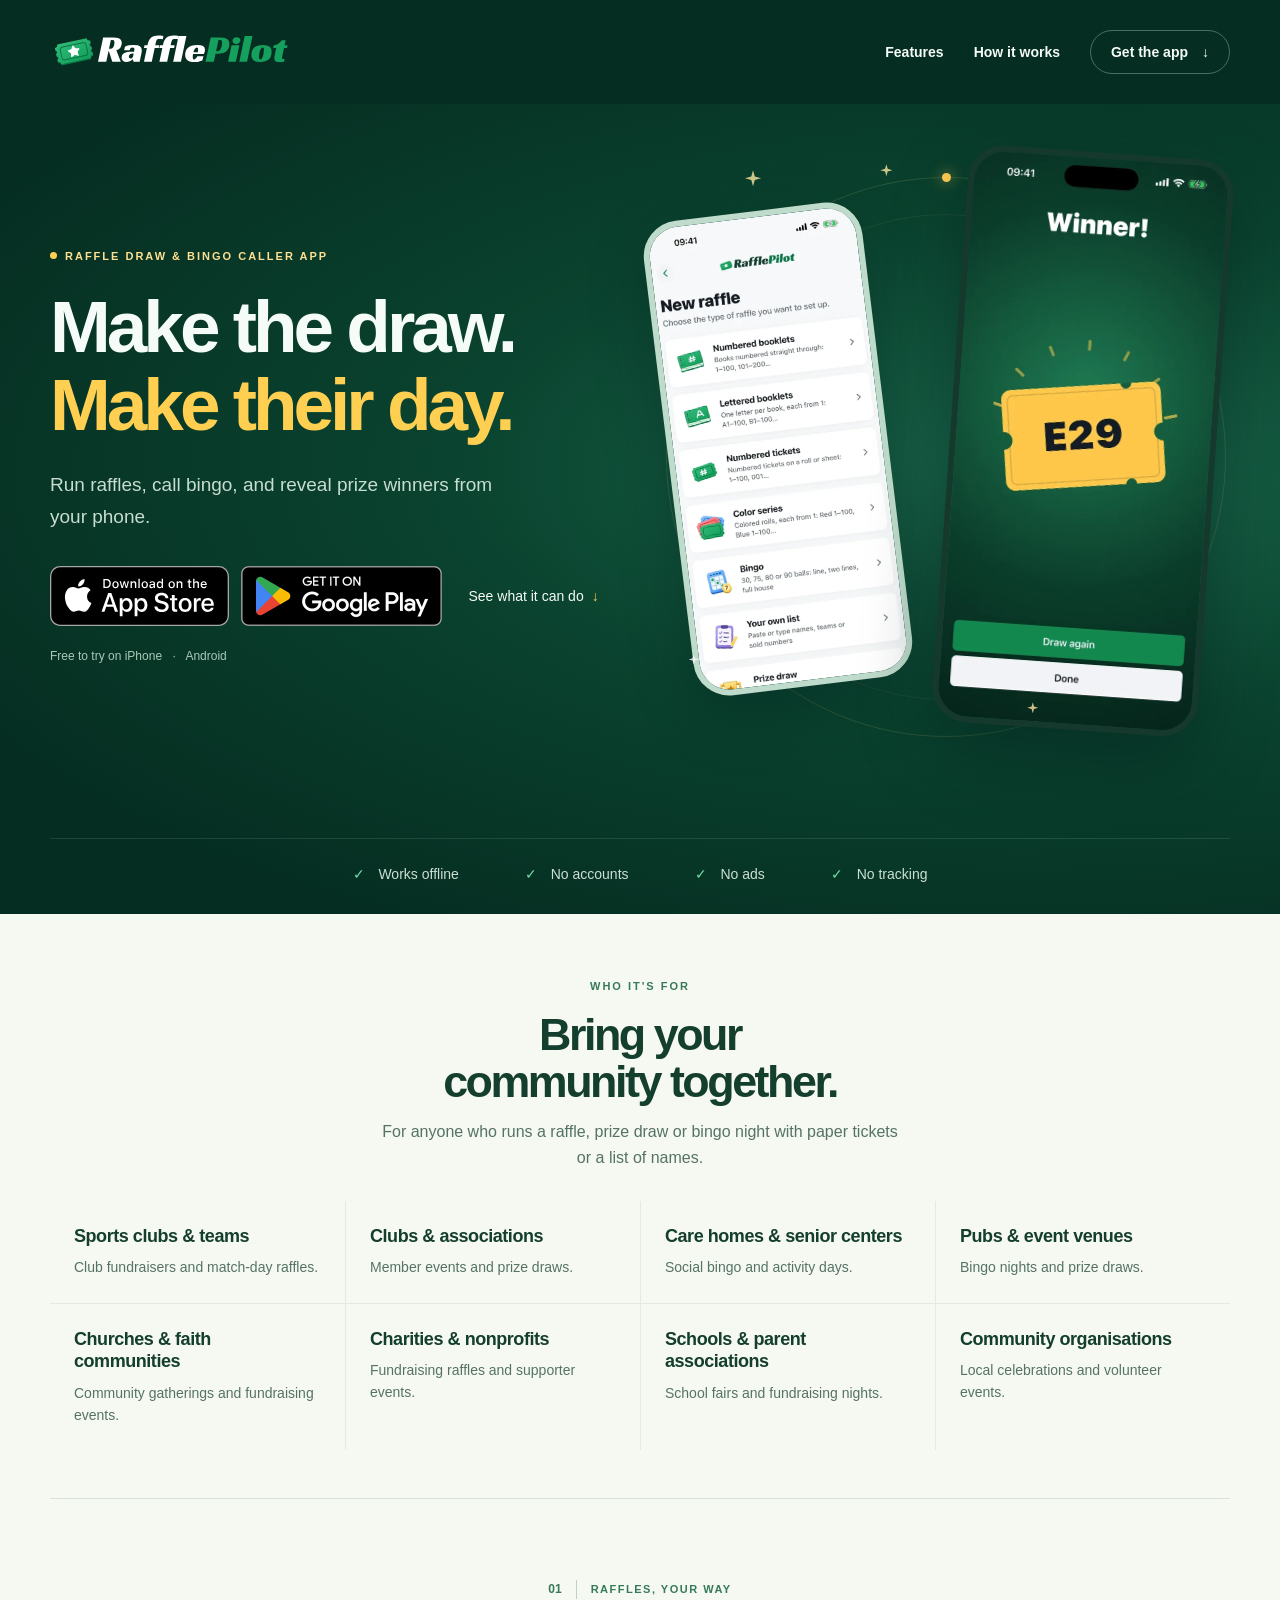
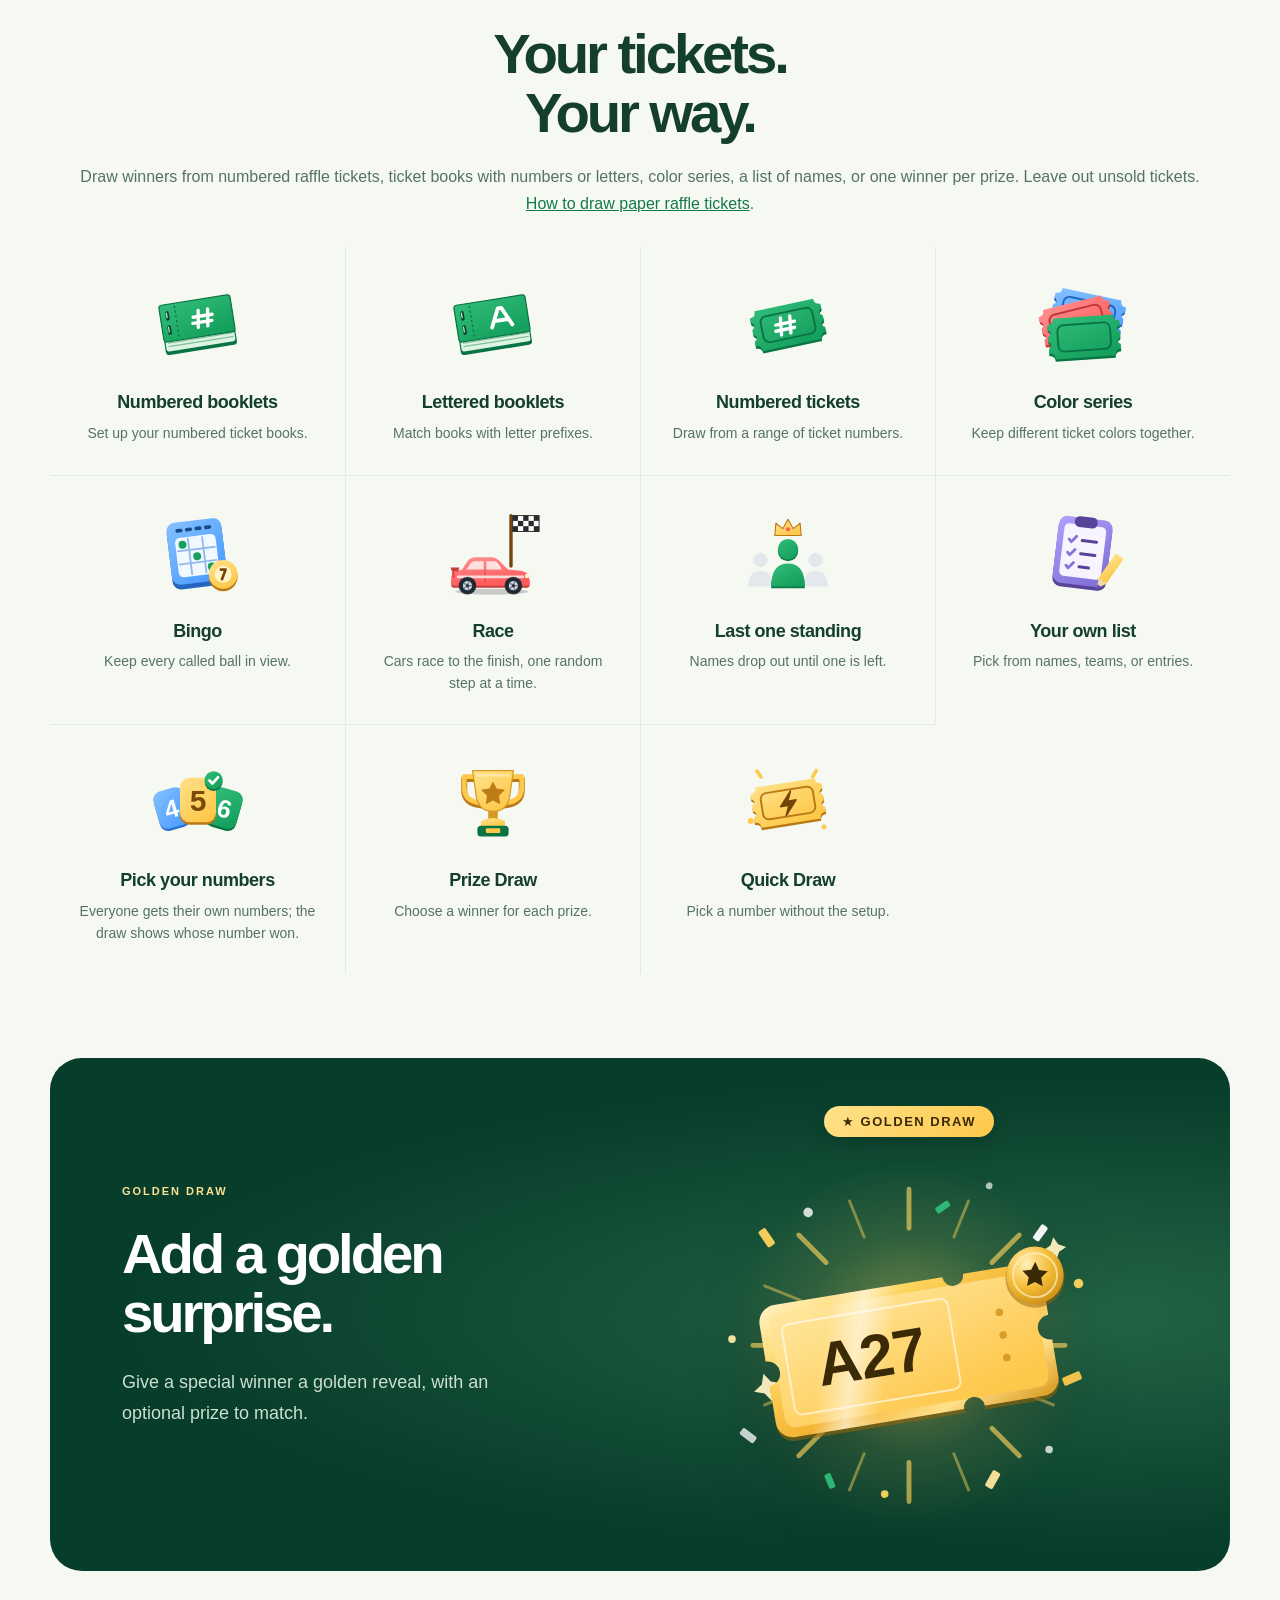
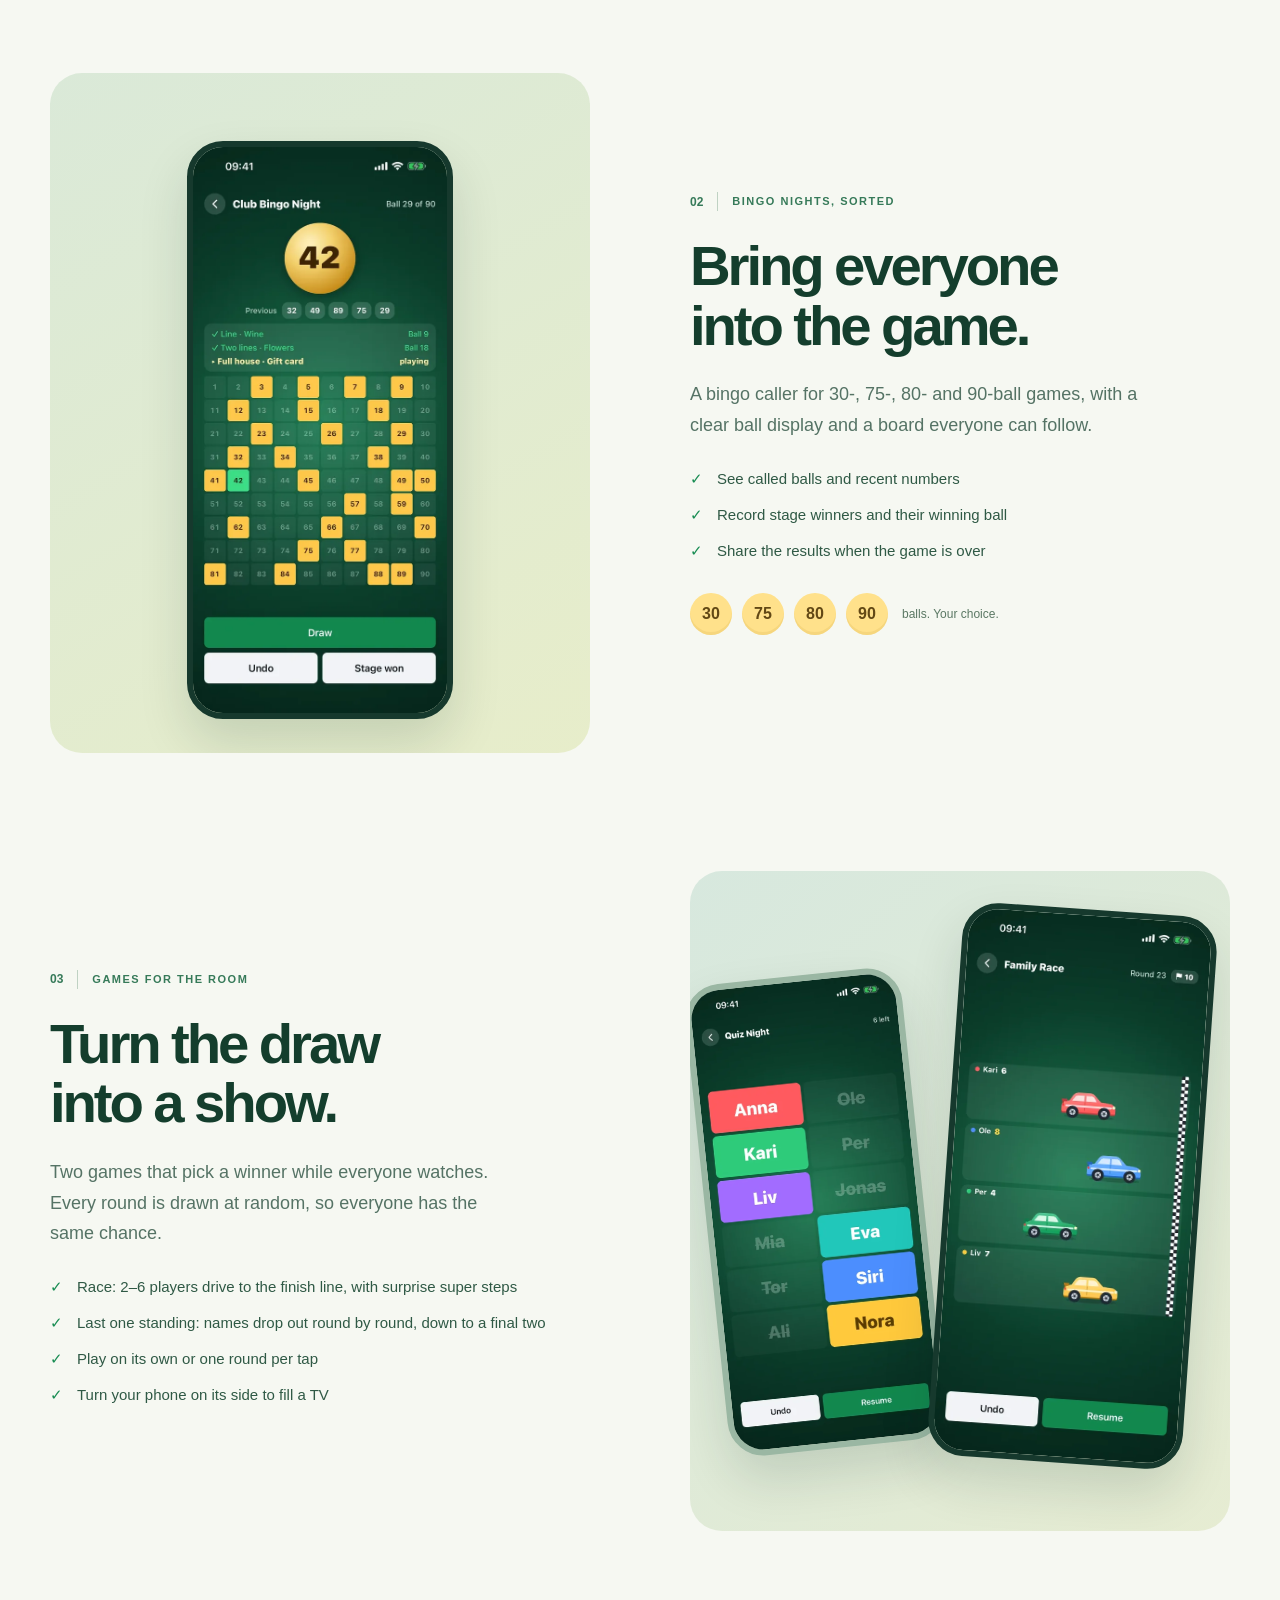
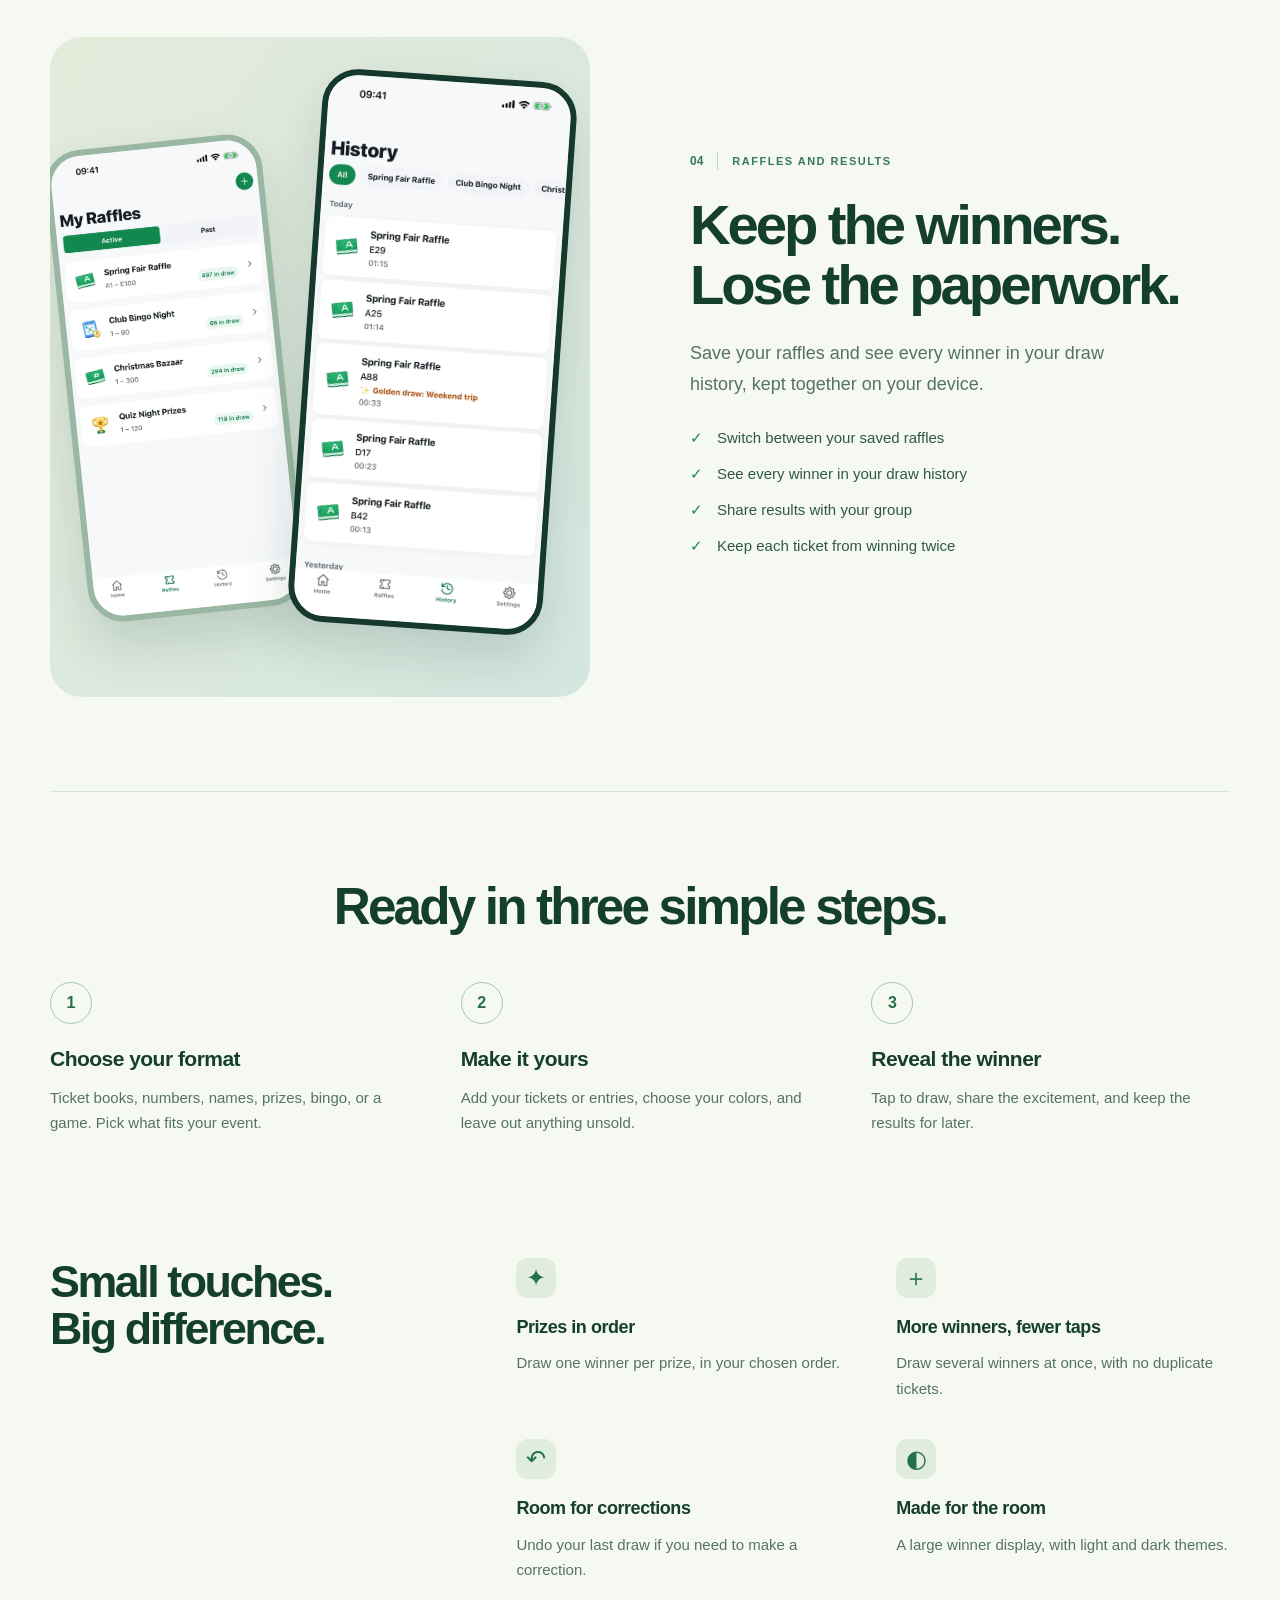
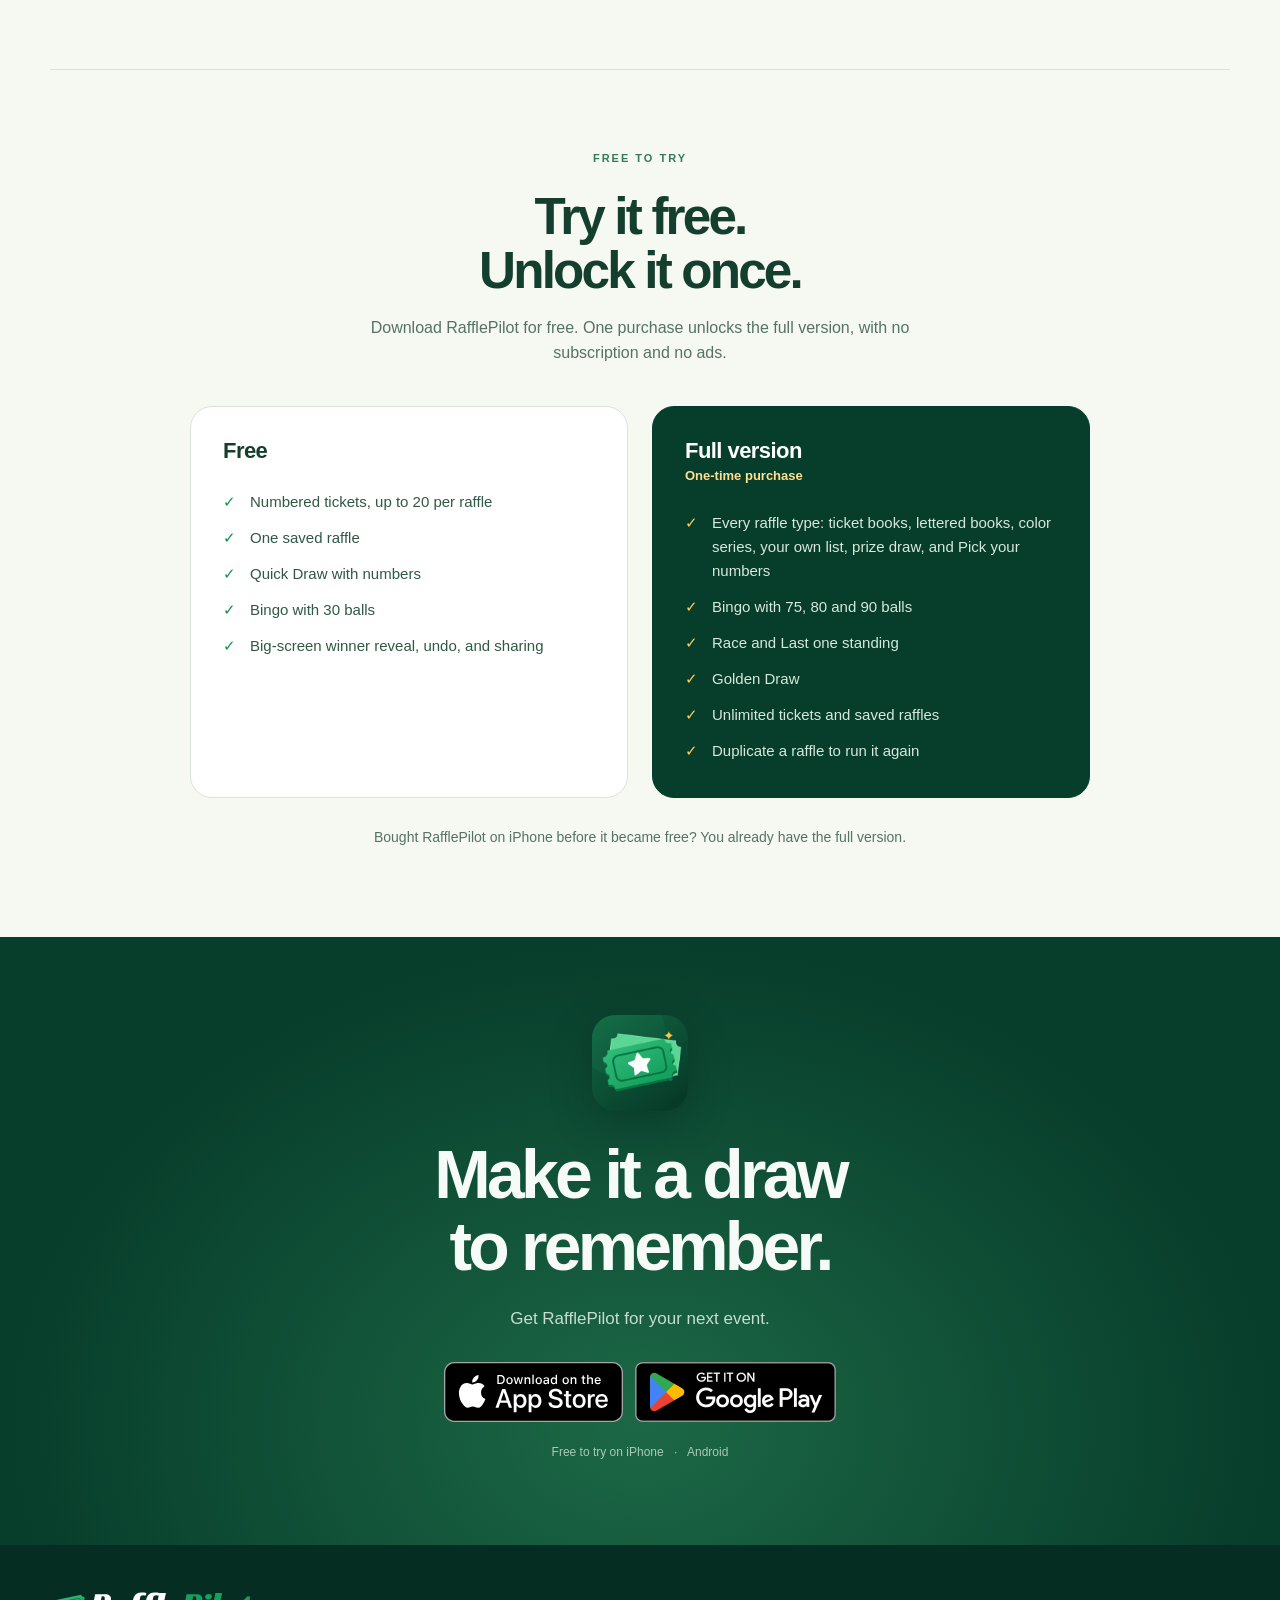
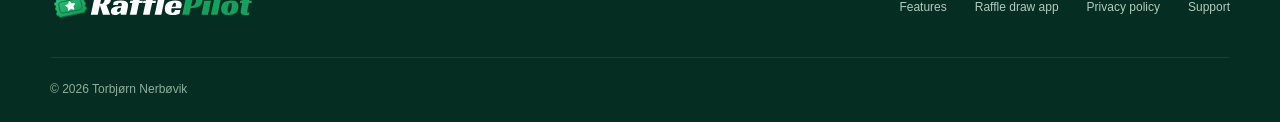
<file: index.html>
<!doctype html>
<html lang="en">
<head>
  <meta charset="utf-8">
  <meta name="viewport" content="width=device-width, initial-scale=1">
  <meta name="theme-color" content="#073d2b">
  <meta name="apple-itunes-app" content="app-id=6786706971">
  <title>Free Raffle Draw App for iPhone &amp; Android | RafflePilot</title>
  <meta name="description" content="Draw raffle winners from paper ticket books, call bingo and pick prize winners. Works offline, no account. Free download; one purchase unlocks the full version.">
  <link rel="canonical" href="https://rafflepilot.app/">
  <link rel="icon" href="/favicon.ico" sizes="16x16 32x32 48x48">
  <link rel="icon" type="image/png" sizes="32x32" href="/assets/icons/favicon-32.png">
  <link rel="icon" type="image/png" sizes="16x16" href="/assets/icons/favicon-16.png">
  <link rel="icon" type="image/svg+xml" sizes="any" href="/assets/icons/favicon.svg">
  <link rel="apple-touch-icon" sizes="180x180" href="/assets/icons/apple-touch-icon.png">
  <link rel="manifest" href="/site.webmanifest">
  <link rel="stylesheet" href="/assets/site.css">
  <meta property="og:type" content="website">
  <meta property="og:title" content="RafflePilot — Raffle draw &amp; bingo caller app">
  <meta property="og:description" content="Raffles, bingo, and golden surprises. Free to try on iPhone and Android.">
  <meta property="og:url" content="https://rafflepilot.app/">
  <meta property="og:image" content="https://rafflepilot.app/assets/social-preview.png">
  <meta property="og:image:width" content="1200"><meta property="og:image:height" content="630">
  <meta property="og:image:alt" content="RafflePilot. Make the draw. Make their day. Raffles, bingo, and golden surprises.">
  <meta name="twitter:card" content="summary_large_image">
  <script type="application/ld+json">{"@context": "https://schema.org", "@type": "SoftwareApplication", "name": "RafflePilot", "description": "A raffle draw, bingo caller and prize draw app for events. Draw winners from numbered tickets, ticket books, color series or a list of names, call 30-, 75-, 80- and 90-ball bingo, and reveal winners on a big screen. Works offline.", "applicationCategory": "UtilitiesApplication", "operatingSystem": "iOS, Android", "url": "https://rafflepilot.app/", "image": "https://rafflepilot.app/assets/app-icon.jpg", "sameAs": ["https://apps.apple.com/app/rafflepilot/id6786706971", "https://play.google.com/store/apps/details?id=com.tnerbovik.RafflePilot"], "offers": {"@type": "Offer", "price": "0", "priceCurrency": "USD"}}</script>
</head>
<body>
  <a class="skip-link" href="#main">Skip to content</a>
  <div class="header-shell">
    <header class="site-header wrap">
      <a class="brand" href="/" aria-label="RafflePilot home"><img src="/assets/rafflepilot-logo-dark.svg" width="320" height="64" alt="RafflePilot"></a>
      <nav aria-label="Main navigation"><a href="#features">Features</a><a href="#how-it-works">How it works</a><a class="nav-download" href="#download">Get the app <span aria-hidden="true">↓</span></a></nav>
    </header>
  </div>
  <main id="main">
    <div class="hero-shell">
      <section class="hero wrap" aria-labelledby="hero-title">
        <div class="hero-copy">
          <h1 class="eyebrow"><span class="status-dot" aria-hidden="true"></span>Raffle draw &amp; bingo caller app</h1>
          <p class="hero-title" id="hero-title">Make the draw.<br><span>Make their day.</span></p>
          <p class="hero-intro">Run raffles, call bingo, and reveal prize winners from your phone.</p>
          <div class="hero-actions"><div class="store-badges"><a class="store-link" href="https://apps.apple.com/app/apple-store/id6786706971?pt=129115035&amp;ct=website-hero&amp;mt=8"><img src="/assets/app-store-badge.svg" width="180" height="60" alt="Download on the App Store"></a><a class="store-link" href="https://play.google.com/store/apps/details?id=com.tnerbovik.RafflePilot&amp;referrer=utm_source%3Drafflepilot.app%26utm_medium%3Dwebsite%26utm_campaign%3Dwebsite-hero"><img src="/assets/google-play-badge.png" width="201" height="60" alt="Get it on Google Play"></a></div><a class="text-link" href="#features">See what it can do <span aria-hidden="true">↓</span></a></div>
          <p class="platform-note">Free to try on iPhone <span aria-hidden="true">·</span> Android</p>
        </div>
        <div class="hero-visual">
          <div class="hero-orbit" aria-hidden="true"></div>
          <span class="spark s1" aria-hidden="true"></span><span class="spark s2" aria-hidden="true"></span><span class="spark s3" aria-hidden="true"></span><span class="spark s4" aria-hidden="true"></span>
          <img class="phone hero-setup" src="/assets/screenshots/setup.webp" srcset="/assets/screenshots/setup-560.webp 560w, /assets/screenshots/setup.webp 780w" sizes="(max-width: 520px) 166px, 220px" width="780" height="1695" alt="RafflePilot setup with ticket books, color series, bingo, custom lists, and prize draws">
          <img class="phone hero-winner" src="/assets/screenshots/winner.webp" srcset="/assets/screenshots/winner-560.webp 560w, /assets/screenshots/winner.webp 780w" sizes="(max-width: 520px) 205px, 266px" width="780" height="1695" fetchpriority="high" alt="RafflePilot revealing winning ticket E29 on a gold ticket">
        </div>
      </section>
      <div class="trust-strip wrap" aria-label="App privacy and offline features"><span><i aria-hidden="true">✓</i> Works offline</span><span><i aria-hidden="true">✓</i> No accounts</span><span><i aria-hidden="true">✓</i> No ads</span><span><i aria-hidden="true">✓</i> No tracking</span></div>
    </div>
    <div class="light-shell">
      <section id="who-its-for" class="audience-section wrap" aria-labelledby="audience-title">
        <div class="audience-heading"><p class="eyebrow">Who it's for</p><h2 id="audience-title">Bring your community together.</h2><p>For anyone who runs a raffle, prize draw or bingo night with paper tickets or a list of names.</p></div>
        <ul class="audience-grid" role="list">
          <li><h3>Sports clubs &amp; teams</h3><p>Club fundraisers and match-day raffles.</p></li>
          <li><h3>Clubs &amp; associations</h3><p>Member events and prize draws.</p></li>
          <li><h3>Care homes &amp; senior centers</h3><p>Social bingo and activity days.</p></li>
          <li><h3>Pubs &amp; event venues</h3><p>Bingo nights and prize draws.</p></li>
          <li><h3>Churches &amp; faith communities</h3><p>Community gatherings and fundraising events.</p></li>
          <li><h3>Charities &amp; nonprofits</h3><p>Fundraising raffles and supporter events.</p></li>
          <li><h3>Schools &amp; parent associations</h3><p>School fairs and fundraising nights.</p></li>
          <li><h3>Community organisations</h3><p>Local celebrations and volunteer events.</p></li>
        </ul>
      </section>
      <section id="features" class="modes-section wrap" aria-labelledby="tickets-title">
        <div id="modes-title" class="modes-heading"><p class="section-number">01 <span>Raffles, your way</span></p><h2 id="tickets-title">Your tickets.<br>Your way.</h2><p>Draw winners from numbered raffle tickets, ticket books with numbers or letters, color series, a list of names, or one winner per prize. Leave out unsold tickets. <a class="inline-link" href="/raffle-draw-app/">How to draw paper raffle tickets</a>.</p></div>
        <ul class="modes-grid" role="list">
          <li class="mode-card"><img src="/assets/modes/numbered-booklets.svg" width="96" height="96" loading="lazy" alt=""><h3>Numbered booklets</h3><p>Set up your numbered ticket books.</p></li>
          <li class="mode-card"><img src="/assets/modes/lettered-booklets.svg" width="96" height="96" loading="lazy" alt=""><h3>Lettered booklets</h3><p>Match books with letter prefixes.</p></li>
          <li class="mode-card"><img src="/assets/modes/numbered-tickets.svg" width="96" height="96" loading="lazy" alt=""><h3>Numbered tickets</h3><p>Draw from a range of ticket numbers.</p></li>
          <li class="mode-card"><img src="/assets/modes/color-series.svg" width="96" height="96" loading="lazy" alt=""><h3>Color series</h3><p>Keep different ticket colors together.</p></li>
          <li class="mode-card"><img src="/assets/modes/bingo.svg" width="96" height="96" loading="lazy" alt=""><h3>Bingo</h3><p>Keep every called ball in view.</p></li>
          <li class="mode-card"><img src="/assets/modes/race.svg" width="96" height="96" loading="lazy" alt=""><h3>Race</h3><p>Cars race to the finish, one random step at a time.</p></li>
          <li class="mode-card"><img src="/assets/modes/last-one-standing.svg" width="96" height="96" loading="lazy" alt=""><h3>Last one standing</h3><p>Names drop out until one is left.</p></li>
          <li class="mode-card"><img src="/assets/modes/your-own-list.svg" width="96" height="96" loading="lazy" alt=""><h3>Your own list</h3><p>Pick from names, teams, or entries.</p></li>
          <li class="mode-card"><img src="/assets/modes/pick-your-numbers.svg" width="96" height="96" loading="lazy" alt=""><h3>Pick your numbers</h3><p>Everyone gets their own numbers; the draw shows whose number won.</p></li>
          <li class="mode-card"><img src="/assets/modes/prize-draw.svg" width="96" height="96" loading="lazy" alt=""><h3>Prize Draw</h3><p>Choose a winner for each prize.</p></li>
          <li class="mode-card"><img src="/assets/modes/quick-draw.svg" width="96" height="96" loading="lazy" alt=""><h3>Quick Draw</h3><p>Pick a number without the setup.</p></li>
        </ul>
      </section>
      <section class="golden-section wrap" aria-labelledby="golden-title">
        <div class="golden-copy"><p class="eyebrow">Golden Draw</p><h2 id="golden-title">Add a golden<br>surprise.</h2><p>Give a special winner a golden reveal, with an optional prize to match.</p></div>
        <div class="golden-visual"><span class="golden-chip">★ Golden Draw</span><img src="/assets/golden-ticket.svg" width="440" height="400" loading="lazy" alt="Golden Draw revealing winning ticket A27 on gold foil, with a star medal and confetti"></div>
      </section>
      <section class="feature-row feature-reverse wrap" aria-labelledby="bingo-title">
        <div class="feature-copy"><p class="section-number">02 <span>Bingo nights, sorted</span></p><h2 id="bingo-title">Bring everyone<br>into the game.</h2><p>A bingo caller for 30-, 75-, 80- and 90-ball games, with a clear ball display and a board everyone can follow.</p><ul class="check-list"><li>See called balls and recent numbers</li><li>Record stage winners and their winning ball</li><li>Share the results when the game is over</li></ul><div class="bingo-formats" aria-label="Supported bingo formats"><span>30</span><span>75</span><span>80</span><span>90</span><small>balls. Your choice.</small></div></div>
        <div class="screen-stage bingo-stage"><img class="phone" src="/assets/screenshots/bingo.webp" srcset="/assets/screenshots/bingo-560.webp 560w, /assets/screenshots/bingo.webp 780w" sizes="(max-width: 520px) 240px, 266px" width="780" height="1695" loading="lazy" alt="Club Bingo Night showing ball 42, called numbers, and line, two-line, and full-house stages"></div>
      </section>
      <section class="feature-row wrap" aria-labelledby="games-title">
        <div class="feature-copy"><p class="section-number">03 <span>Games for the room</span></p><h2 id="games-title">Turn the draw<br>into a show.</h2><p>Two games that pick a winner while everyone watches. Every round is drawn at random, so everyone has the same chance.</p><ul class="check-list"><li>Race: 2–6 players drive to the finish line, with surprise super steps</li><li>Last one standing: names drop out round by round, down to a final two</li><li>Play on its own or one round per tap</li><li>Turn your phone on its side to fill a TV</li></ul></div>
        <div class="screen-stage history-stage games-stage"><img class="phone raffles-companion" src="/assets/screenshots/last-one-standing.webp" srcset="/assets/screenshots/last-one-standing-560.webp 560w, /assets/screenshots/last-one-standing.webp 780w" sizes="(max-width: 520px) 240px, 266px" width="780" height="1695" loading="lazy" alt="Last one standing at Quiz Night with six of twelve names still in"><img class="phone history-main" src="/assets/screenshots/race.webp" srcset="/assets/screenshots/race-560.webp 560w, /assets/screenshots/race.webp 780w" sizes="(max-width: 520px) 240px, 266px" width="780" height="1695" loading="lazy" alt="Family Race with four cars racing toward a checkered finish line, Ole in the lead"></div>
      </section>
      <section class="feature-row feature-reverse wrap history-row" aria-labelledby="history-title">
        <div class="feature-copy"><p class="section-number">04 <span>Raffles and results</span></p><h2 id="history-title">Keep the winners.<br>Lose the paperwork.</h2><p>Save your raffles and see every winner in your draw history, kept together on your device.</p><ul class="check-list"><li>Switch between your saved raffles</li><li>See every winner in your draw history</li><li>Share results with your group</li><li>Keep each ticket from winning twice</li></ul></div>
        <div class="screen-stage history-stage"><img class="phone raffles-companion" src="/assets/screenshots/raffles.webp" srcset="/assets/screenshots/raffles-560.webp 560w, /assets/screenshots/raffles.webp 780w" sizes="(max-width: 520px) 240px, 266px" width="780" height="1695" loading="lazy" alt="My Raffles screen with saved raffle and bingo events"><img class="phone history-main" src="/assets/screenshots/history.webp" srcset="/assets/screenshots/history-560.webp 560w, /assets/screenshots/history.webp 780w" sizes="(max-width: 520px) 240px, 266px" width="780" height="1695" loading="lazy" alt="Winner history grouped by day, with raffle names and winning tickets"></div>
      </section>
      <section id="how-it-works" class="how-section wrap" aria-labelledby="how-title"><h2 id="how-title">Ready in three simple steps.</h2><div class="steps"><article><span class="step-index">1</span><h3>Choose your format</h3><p>Ticket books, numbers, names, prizes, bingo, or a game. Pick what fits your event.</p></article><article><span class="step-index">2</span><h3>Make it yours</h3><p>Add your tickets or entries, choose your colors, and leave out anything unsold.</p></article><article><span class="step-index">3</span><h3>Reveal the winner</h3><p>Tap to draw, share the excitement, and keep the results for later.</p></article></div></section>
      <section class="extras-section wrap" aria-labelledby="extras-title"><div class="section-heading"><h2 id="extras-title">Small touches. <br>Big difference.</h2></div><div class="extras-grid"><article><span class="feature-symbol" aria-hidden="true">✦</span><h3>Prizes in order</h3><p>Draw one winner per prize, in your chosen order.</p></article><article><span class="feature-symbol" aria-hidden="true">＋</span><h3>More winners, fewer taps</h3><p>Draw several winners at once, with no duplicate tickets.</p></article><article><span class="feature-symbol" aria-hidden="true">↶</span><h3>Room for corrections</h3><p>Undo your last draw if you need to make a correction.</p></article><article><span class="feature-symbol" aria-hidden="true">◐</span><h3>Made for the room</h3><p>A large winner display, with light and dark themes.</p></article></div></section>
      <section id="free-and-full" class="plans-section wrap" aria-labelledby="plans-title">
        <div class="section-heading"><p class="eyebrow">Free to try</p><h2 id="plans-title">Try it free.<br>Unlock it once.</h2><p>Download RafflePilot for free. One purchase unlocks the full version, with no subscription and no ads.</p></div>
        <div class="plans-grid">
          <article class="plan-card"><h3>Free</h3><ul class="check-list"><li>Numbered tickets, up to 20 per raffle</li><li>One saved raffle</li><li>Quick Draw with numbers</li><li>Bingo with 30 balls</li><li>Big-screen winner reveal, undo, and sharing</li></ul></article>
          <article class="plan-card plan-full"><h3>Full version <span>One-time purchase</span></h3><ul class="check-list"><li>Every raffle type: ticket books, lettered books, color series, your own list, prize draw, and Pick your numbers</li><li>Bingo with 75, 80 and 90 balls</li><li>Race and Last one standing</li><li>Golden Draw</li><li>Unlimited tickets and saved raffles</li><li>Duplicate a raffle to run it again</li></ul></article>
        </div>
        <p class="plans-note">Bought RafflePilot on iPhone before it became free? You already have the full version.</p>
      </section>
    </div>
    <section class="download-section" id="download" aria-labelledby="download-title"><div class="wrap download-inner"><img class="app-icon" src="/assets/app-icon.jpg" width="96" height="96" loading="lazy" alt="RafflePilot app icon"><h2 id="download-title">Make it a draw<br>to remember.</h2><p>Get RafflePilot for your next event.</p><div class="store-badges"><a class="store-link" href="https://apps.apple.com/app/apple-store/id6786706971?pt=129115035&amp;ct=website-bottom&amp;mt=8"><img src="/assets/app-store-badge.svg" width="180" height="60" alt="Download RafflePilot on the App Store"></a><a class="store-link" href="https://play.google.com/store/apps/details?id=com.tnerbovik.RafflePilot&amp;referrer=utm_source%3Drafflepilot.app%26utm_medium%3Dwebsite%26utm_campaign%3Dwebsite-bottom"><img src="/assets/google-play-badge.png" width="201" height="60" alt="Get RafflePilot on Google Play"></a></div><p class="platform-note">Free to try on iPhone <span aria-hidden="true">·</span> Android</p></div></section>
  </main>
  <footer class="site-footer"><div class="wrap"><div class="footer-top"><a class="brand" href="/" aria-label="RafflePilot home"><img src="/assets/rafflepilot-logo-dark.svg" width="320" height="64" alt="RafflePilot"></a><nav aria-label="Footer"><a href="#features">Features</a><a href="/raffle-draw-app/">Raffle draw app</a><a href="/privacy/">Privacy policy</a><a href="/support/">Support</a></nav></div><div class="footer-bottom"><span>© 2026 Torbjørn Nerbøvik</span></div></div></footer>
</body>
</html>
</file>
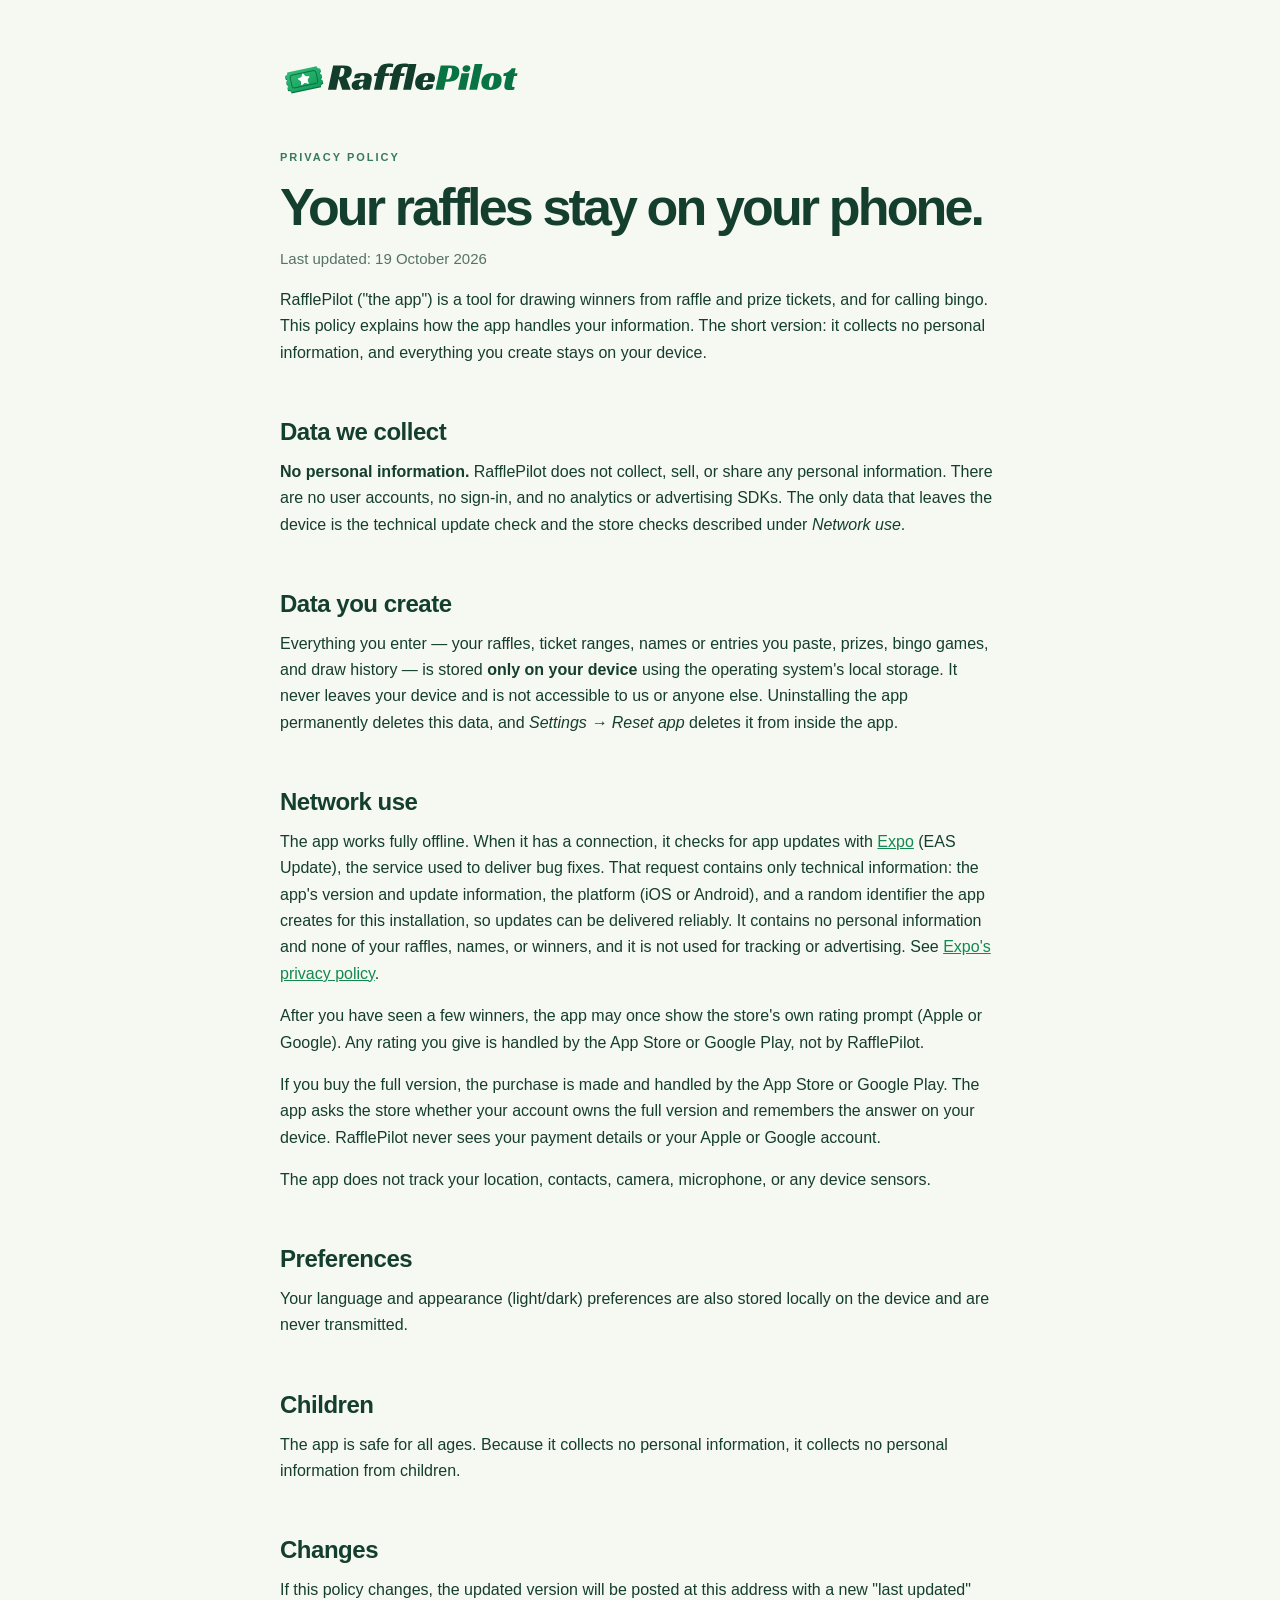
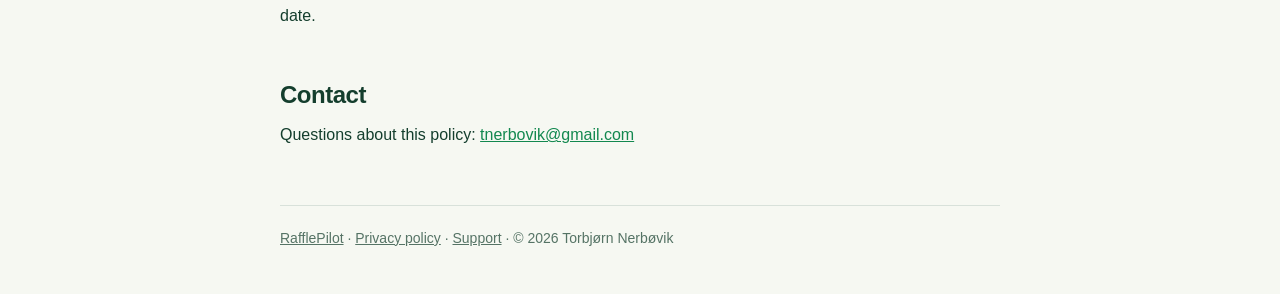
<file: privacy/index.html>
<!doctype html>
<html lang="en">
<head>
  <meta charset="utf-8"><meta name="viewport" content="width=device-width, initial-scale=1">
  <meta name="theme-color" content="#073d2b">
  <meta name="apple-itunes-app" content="app-id=6786706971">
  <link rel="icon" href="/favicon.ico" sizes="16x16 32x32 48x48">
  <link rel="icon" type="image/png" sizes="32x32" href="/assets/icons/favicon-32.png">
  <link rel="icon" type="image/png" sizes="16x16" href="/assets/icons/favicon-16.png">
  <link rel="icon" type="image/svg+xml" sizes="any" href="/assets/icons/favicon.svg">
  <link rel="apple-touch-icon" sizes="180x180" href="/assets/icons/apple-touch-icon.png">
  <link rel="manifest" href="/site.webmanifest"><link rel="stylesheet" href="/assets/site.css">
  <title>Privacy policy — RafflePilot</title>
  <meta name="description" content="How RafflePilot handles your information: no personal data, no accounts, no ads, and your raffles stay on your device.">
  <link rel="canonical" href="https://rafflepilot.app/privacy/">
</head>
<body>
  <main class="legal wrap">
    <a class="brand" href="/" aria-label="RafflePilot home"><img src="/assets/rafflepilot-logo-light.svg" width="240" height="48" alt="RafflePilot"></a>
    <p class="eyebrow">Privacy policy</p>
    <h1>Your raffles stay on your phone.</h1>
    <p class="updated">Last updated: 19 October 2026</p>

    <p>RafflePilot ("the app") is a tool for drawing winners from raffle and prize tickets, and for calling bingo. This policy explains how the app handles your information. The short version: it collects no personal information, and everything you create stays on your device.</p>

    <h2>Data we collect</h2>
    <p><strong>No personal information.</strong> RafflePilot does not collect, sell, or share any personal information. There are no user accounts, no sign-in, and no analytics or advertising SDKs. The only data that leaves the device is the technical update check and the store checks described under <em>Network use</em>.</p>

    <h2>Data you create</h2>
    <p>Everything you enter — your raffles, ticket ranges, names or entries you paste, prizes, bingo games, and draw history — is stored <strong>only on your device</strong> using the operating system's local storage. It never leaves your device and is not accessible to us or anyone else. Uninstalling the app permanently deletes this data, and <em>Settings → Reset app</em> deletes it from inside the app.</p>

    <h2>Network use</h2>
    <p>The app works fully offline. When it has a connection, it checks for app updates with <a href="https://expo.dev">Expo</a> (EAS Update), the service used to deliver bug fixes. That request contains only technical information: the app's version and update information, the platform (iOS or Android), and a random identifier the app creates for this installation, so updates can be delivered reliably. It contains no personal information and none of your raffles, names, or winners, and it is not used for tracking or advertising. See <a href="https://expo.dev/privacy">Expo's privacy policy</a>.</p>
    <p>After you have seen a few winners, the app may once show the store's own rating prompt (Apple or Google). Any rating you give is handled by the App Store or Google Play, not by RafflePilot.</p>
    <p>If you buy the full version, the purchase is made and handled by the App Store or Google Play. The app asks the store whether your account owns the full version and remembers the answer on your device. RafflePilot never sees your payment details or your Apple or Google account.</p>
    <p>The app does not track your location, contacts, camera, microphone, or any device sensors.</p>

    <h2>Preferences</h2>
    <p>Your language and appearance (light/dark) preferences are also stored locally on the device and are never transmitted.</p>

    <h2>Children</h2>
    <p>The app is safe for all ages. Because it collects no personal information, it collects no personal information from children.</p>

    <h2>Changes</h2>
    <p>If this policy changes, the updated version will be posted at this address with a new "last updated" date.</p>

    <h2>Contact</h2>
    <p>Questions about this policy: <a href="mailto:tnerbovik@gmail.com">tnerbovik@gmail.com</a></p>
  </main>
  <footer class="legal-footer wrap"><a href="/">RafflePilot</a> · <a href="/privacy/">Privacy policy</a> · <a href="/support/">Support</a> · © 2026 Torbjørn Nerbøvik</footer>
</body>
</html>
</file>
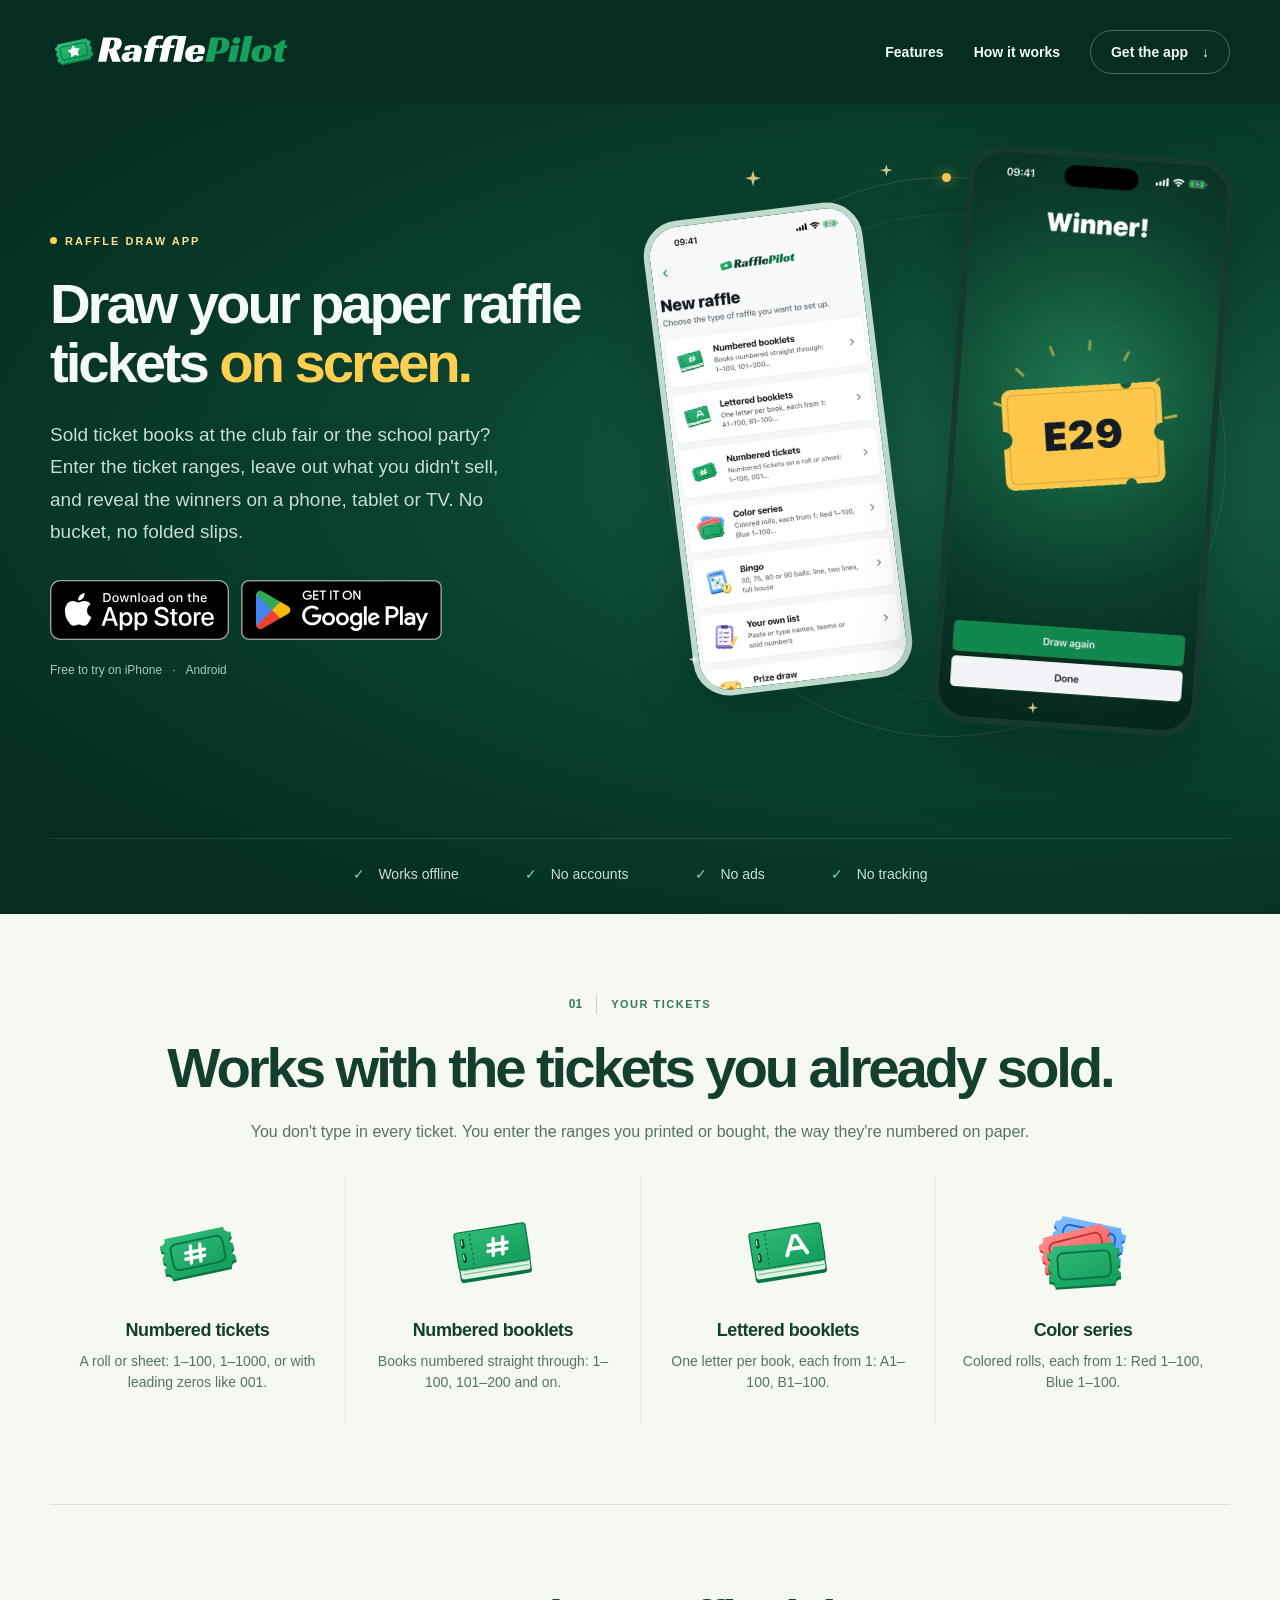
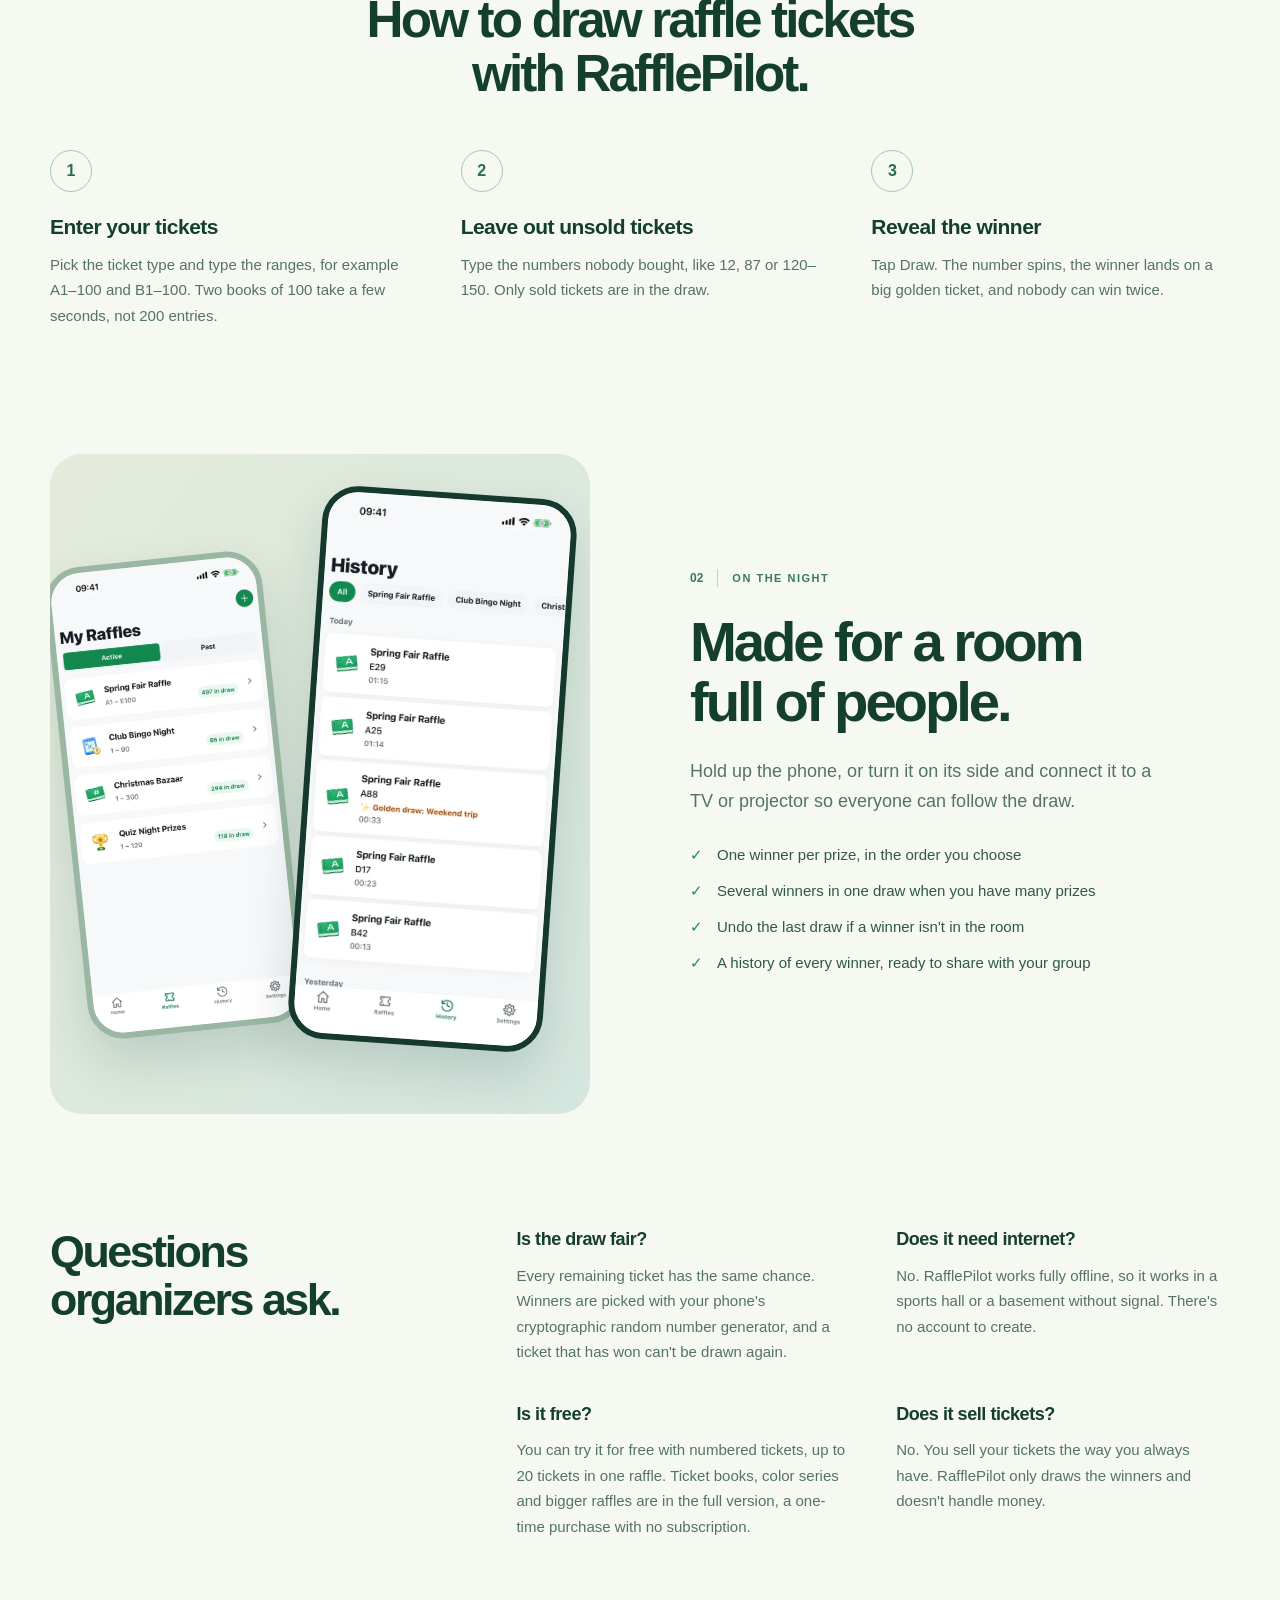
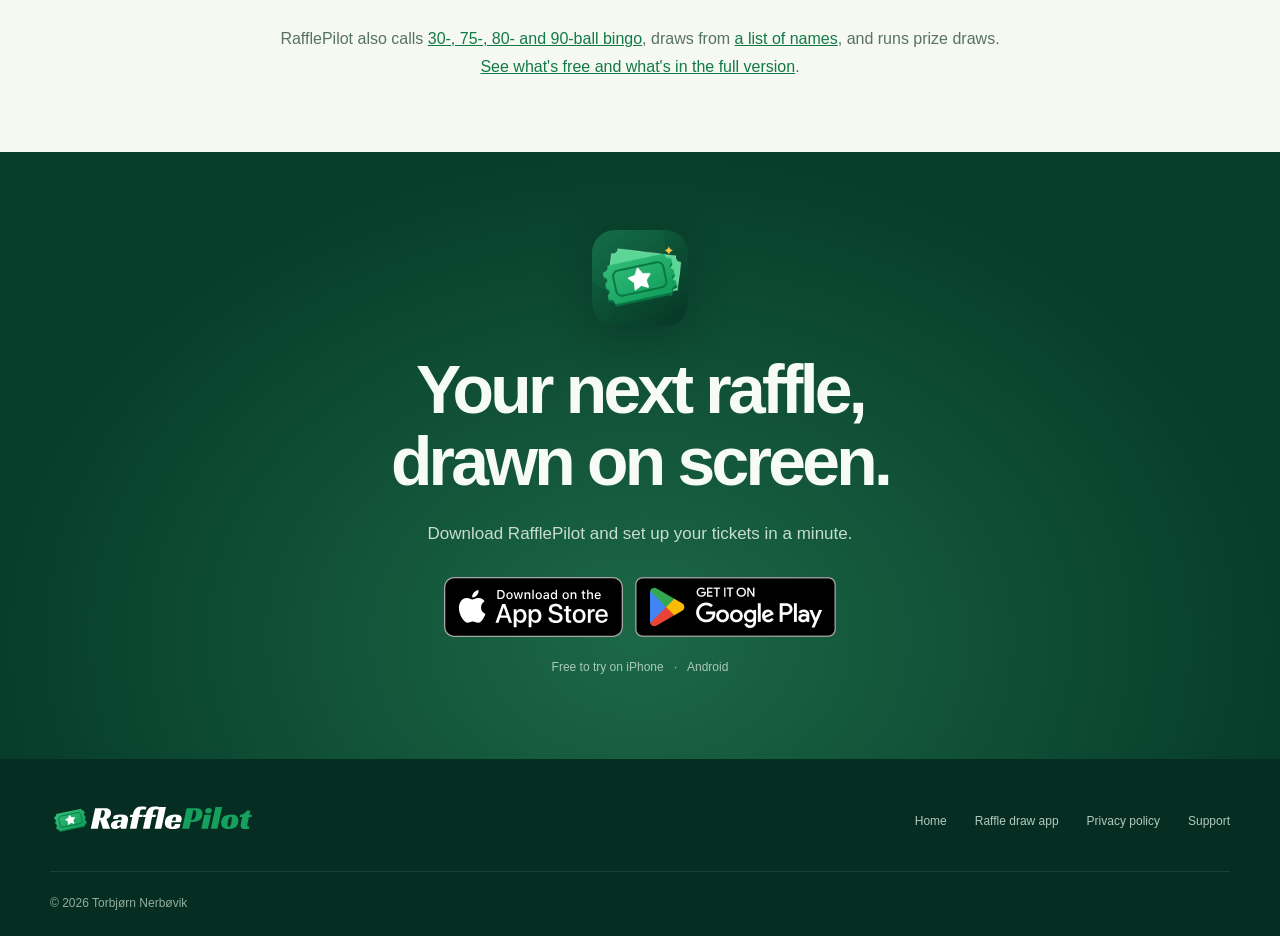
<file: raffle-draw-app/index.html>
<!doctype html>
<html lang="en">
<head>
  <meta charset="utf-8">
  <meta name="viewport" content="width=device-width, initial-scale=1">
  <meta name="theme-color" content="#073d2b">
  <meta name="apple-itunes-app" content="app-id=6786706971">
  <title>Raffle Draw App for Paper Tickets | RafflePilot</title>
  <meta name="description" content="Draw winners from your paper raffle tickets: numbered tickets, ticket books, letters and color series. Leave out unsold tickets and show the winner on a TV.">
  <link rel="canonical" href="https://rafflepilot.app/raffle-draw-app/">
  <link rel="icon" href="/favicon.ico" sizes="16x16 32x32 48x48">
  <link rel="icon" type="image/png" sizes="32x32" href="/assets/icons/favicon-32.png">
  <link rel="icon" type="image/png" sizes="16x16" href="/assets/icons/favicon-16.png">
  <link rel="icon" type="image/svg+xml" sizes="any" href="/assets/icons/favicon.svg">
  <link rel="apple-touch-icon" sizes="180x180" href="/assets/icons/apple-touch-icon.png">
  <link rel="manifest" href="/site.webmanifest">
  <link rel="stylesheet" href="/assets/site.css">
  <meta property="og:type" content="website">
  <meta property="og:title" content="Raffle draw app for paper tickets — RafflePilot">
  <meta property="og:description" content="Ticket books, letters and color series. Leave out unsold tickets and reveal the winner on a TV. Free to try on iPhone and Android.">
  <meta property="og:url" content="https://rafflepilot.app/raffle-draw-app/">
  <meta property="og:image" content="https://rafflepilot.app/assets/social-preview.png">
  <meta property="og:image:width" content="1200"><meta property="og:image:height" content="630">
  <meta name="twitter:card" content="summary_large_image">
</head>
<body>
  <a class="skip-link" href="#main">Skip to content</a>
  <div class="header-shell">
    <header class="site-header wrap">
      <a class="brand" href="/" aria-label="RafflePilot home"><img src="/assets/rafflepilot-logo-dark.svg" width="320" height="64" alt="RafflePilot"></a>
      <nav aria-label="Main navigation"><a href="/#features">Features</a><a href="#how-it-works">How it works</a><a class="nav-download" href="#download">Get the app <span aria-hidden="true">↓</span></a></nav>
    </header>
  </div>
  <main id="main">
    <div class="hero-shell">
      <section class="hero wrap" aria-labelledby="page-title">
        <div class="hero-copy">
          <p class="eyebrow"><span class="status-dot" aria-hidden="true"></span>Raffle draw app</p>
          <h1 id="page-title" class="hero-title page-title">Draw your paper raffle tickets <span>on screen.</span></h1>
          <p class="hero-intro">Sold ticket books at the club fair or the school party? Enter the ticket ranges, leave out what you didn't sell, and reveal the winners on a phone, tablet or TV. No bucket, no folded slips.</p>
          <div class="hero-actions"><div class="store-badges"><a class="store-link" href="https://apps.apple.com/app/apple-store/id6786706971?pt=129115035&amp;ct=raffle-page-hero&amp;mt=8"><img src="/assets/app-store-badge.svg" width="180" height="60" alt="Download RafflePilot on the App Store"></a><a class="store-link" href="https://play.google.com/store/apps/details?id=com.tnerbovik.RafflePilot&amp;referrer=utm_source%3Drafflepilot.app%26utm_medium%3Dwebsite%26utm_campaign%3Draffle-page-hero"><img src="/assets/google-play-badge.png" width="201" height="60" alt="Get RafflePilot on Google Play"></a></div></div>
          <p class="platform-note">Free to try on iPhone <span aria-hidden="true">·</span> Android</p>
        </div>
        <div class="hero-visual">
          <div class="hero-orbit" aria-hidden="true"></div>
          <span class="spark s1" aria-hidden="true"></span><span class="spark s2" aria-hidden="true"></span><span class="spark s3" aria-hidden="true"></span><span class="spark s4" aria-hidden="true"></span>
          <img class="phone hero-setup" src="/assets/screenshots/setup.webp" srcset="/assets/screenshots/setup-560.webp 560w, /assets/screenshots/setup.webp 780w" sizes="(max-width: 520px) 166px, 220px" width="780" height="1695" alt="Choosing a raffle type in RafflePilot: numbered tickets, ticket books, color series and more">
          <img class="phone hero-winner" src="/assets/screenshots/winner.webp" srcset="/assets/screenshots/winner-560.webp 560w, /assets/screenshots/winner.webp 780w" sizes="(max-width: 520px) 205px, 266px" width="780" height="1695" fetchpriority="high" alt="RafflePilot revealing winning ticket E29 from a lettered ticket book">
        </div>
      </section>
      <div class="trust-strip wrap" aria-label="App privacy and offline features"><span><i aria-hidden="true">✓</i> Works offline</span><span><i aria-hidden="true">✓</i> No accounts</span><span><i aria-hidden="true">✓</i> No ads</span><span><i aria-hidden="true">✓</i> No tracking</span></div>
    </div>
    <div class="light-shell">
      <section id="ticket-types" class="modes-section wrap" aria-labelledby="types-title">
        <div class="modes-heading"><p class="section-number">01 <span>Your tickets</span></p><h2 id="types-title">Works with the tickets you already sold.</h2><p>You don't type in every ticket. You enter the ranges you printed or bought, the way they're numbered on paper.</p></div>
        <ul class="modes-grid modes-grid-four" role="list">
          <li class="mode-card"><img src="/assets/modes/numbered-tickets.svg" width="96" height="96" loading="lazy" alt=""><h3>Numbered tickets</h3><p>A roll or sheet: 1–100, 1–1000, or with leading zeros like 001.</p></li>
          <li class="mode-card"><img src="/assets/modes/numbered-booklets.svg" width="96" height="96" loading="lazy" alt=""><h3>Numbered booklets</h3><p>Books numbered straight through: 1–100, 101–200 and on.</p></li>
          <li class="mode-card"><img src="/assets/modes/lettered-booklets.svg" width="96" height="96" loading="lazy" alt=""><h3>Lettered booklets</h3><p>One letter per book, each from 1: A1–100, B1–100.</p></li>
          <li class="mode-card"><img src="/assets/modes/color-series.svg" width="96" height="96" loading="lazy" alt=""><h3>Color series</h3><p>Colored rolls, each from 1: Red 1–100, Blue 1–100.</p></li>
        </ul>
      </section>
      <section id="how-it-works" class="how-section wrap" aria-labelledby="how-title">
        <h2 id="how-title">How to draw raffle tickets<br>with RafflePilot.</h2>
        <div class="steps">
          <article><span class="step-index">1</span><h3>Enter your tickets</h3><p>Pick the ticket type and type the ranges, for example A1–100 and B1–100. Two books of 100 take a few seconds, not 200 entries.</p></article>
          <article><span class="step-index">2</span><h3>Leave out unsold tickets</h3><p>Type the numbers nobody bought, like 12, 87 or 120–150. Only sold tickets are in the draw.</p></article>
          <article><span class="step-index">3</span><h3>Reveal the winner</h3><p>Tap Draw. The number spins, the winner lands on a big golden ticket, and nobody can win twice.</p></article>
        </div>
      </section>
      <section class="feature-row feature-reverse wrap" aria-labelledby="room-title">
        <div class="feature-copy"><p class="section-number">02 <span>On the night</span></p><h2 id="room-title">Made for a room<br>full of people.</h2><p>Hold up the phone, or turn it on its side and connect it to a TV or projector so everyone can follow the draw.</p><ul class="check-list"><li>One winner per prize, in the order you choose</li><li>Several winners in one draw when you have many prizes</li><li>Undo the last draw if a winner isn't in the room</li><li>A history of every winner, ready to share with your group</li></ul></div>
        <div class="screen-stage history-stage"><img class="phone raffles-companion" src="/assets/screenshots/raffles.webp" srcset="/assets/screenshots/raffles-560.webp 560w, /assets/screenshots/raffles.webp 780w" sizes="(max-width: 520px) 240px, 266px" width="780" height="1695" loading="lazy" alt="My Raffles screen with saved raffles"><img class="phone history-main" src="/assets/screenshots/history.webp" srcset="/assets/screenshots/history-560.webp 560w, /assets/screenshots/history.webp 780w" sizes="(max-width: 520px) 240px, 266px" width="780" height="1695" loading="lazy" alt="Winner history with the winning tickets of each raffle"></div>
      </section>
      <section class="extras-section wrap" aria-labelledby="faq-title"><div class="section-heading"><h2 id="faq-title">Questions <br>organizers ask.</h2></div><div class="extras-grid">
        <article><h3>Is the draw fair?</h3><p>Every remaining ticket has the same chance. Winners are picked with your phone's cryptographic random number generator, and a ticket that has won can't be drawn again.</p></article>
        <article><h3>Does it need internet?</h3><p>No. RafflePilot works fully offline, so it works in a sports hall or a basement without signal. There's no account to create.</p></article>
        <article><h3>Is it free?</h3><p>You can try it for free with numbered tickets, up to 20 tickets in one raffle. Ticket books, color series and bigger raffles are in the full version, a one-time purchase with no subscription.</p></article>
        <article><h3>Does it sell tickets?</h3><p>No. You sell your tickets the way you always have. RafflePilot only draws the winners and doesn't handle money.</p></article>
      </div></section>
      <section class="more-section wrap" aria-label="More from RafflePilot"><p>RafflePilot also calls <a href="/#features">30-, 75-, 80- and 90-ball bingo</a>, draws from <a href="/#features">a list of names</a>, and runs prize draws. <a href="/#free-and-full">See what's free and what's in the full version</a>.</p></section>
    </div>
    <section class="download-section" id="download" aria-labelledby="download-title"><div class="wrap download-inner"><img class="app-icon" src="/assets/app-icon.jpg" width="96" height="96" loading="lazy" alt="RafflePilot app icon"><h2 id="download-title">Your next raffle,<br>drawn on screen.</h2><p>Download RafflePilot and set up your tickets in a minute.</p><div class="store-badges"><a class="store-link" href="https://apps.apple.com/app/apple-store/id6786706971?pt=129115035&amp;ct=raffle-page-bottom&amp;mt=8"><img src="/assets/app-store-badge.svg" width="180" height="60" alt="Download RafflePilot on the App Store"></a><a class="store-link" href="https://play.google.com/store/apps/details?id=com.tnerbovik.RafflePilot&amp;referrer=utm_source%3Drafflepilot.app%26utm_medium%3Dwebsite%26utm_campaign%3Draffle-page-bottom"><img src="/assets/google-play-badge.png" width="201" height="60" alt="Get RafflePilot on Google Play"></a></div><p class="platform-note">Free to try on iPhone <span aria-hidden="true">·</span> Android</p></div></section>
  </main>
  <footer class="site-footer"><div class="wrap"><div class="footer-top"><a class="brand" href="/" aria-label="RafflePilot home"><img src="/assets/rafflepilot-logo-dark.svg" width="320" height="64" alt="RafflePilot"></a><nav aria-label="Footer"><a href="/">Home</a><a href="/raffle-draw-app/">Raffle draw app</a><a href="/privacy/">Privacy policy</a><a href="/support/">Support</a></nav></div><div class="footer-bottom"><span>© 2026 Torbjørn Nerbøvik</span></div></div></footer>
</body>
</html>
</file>
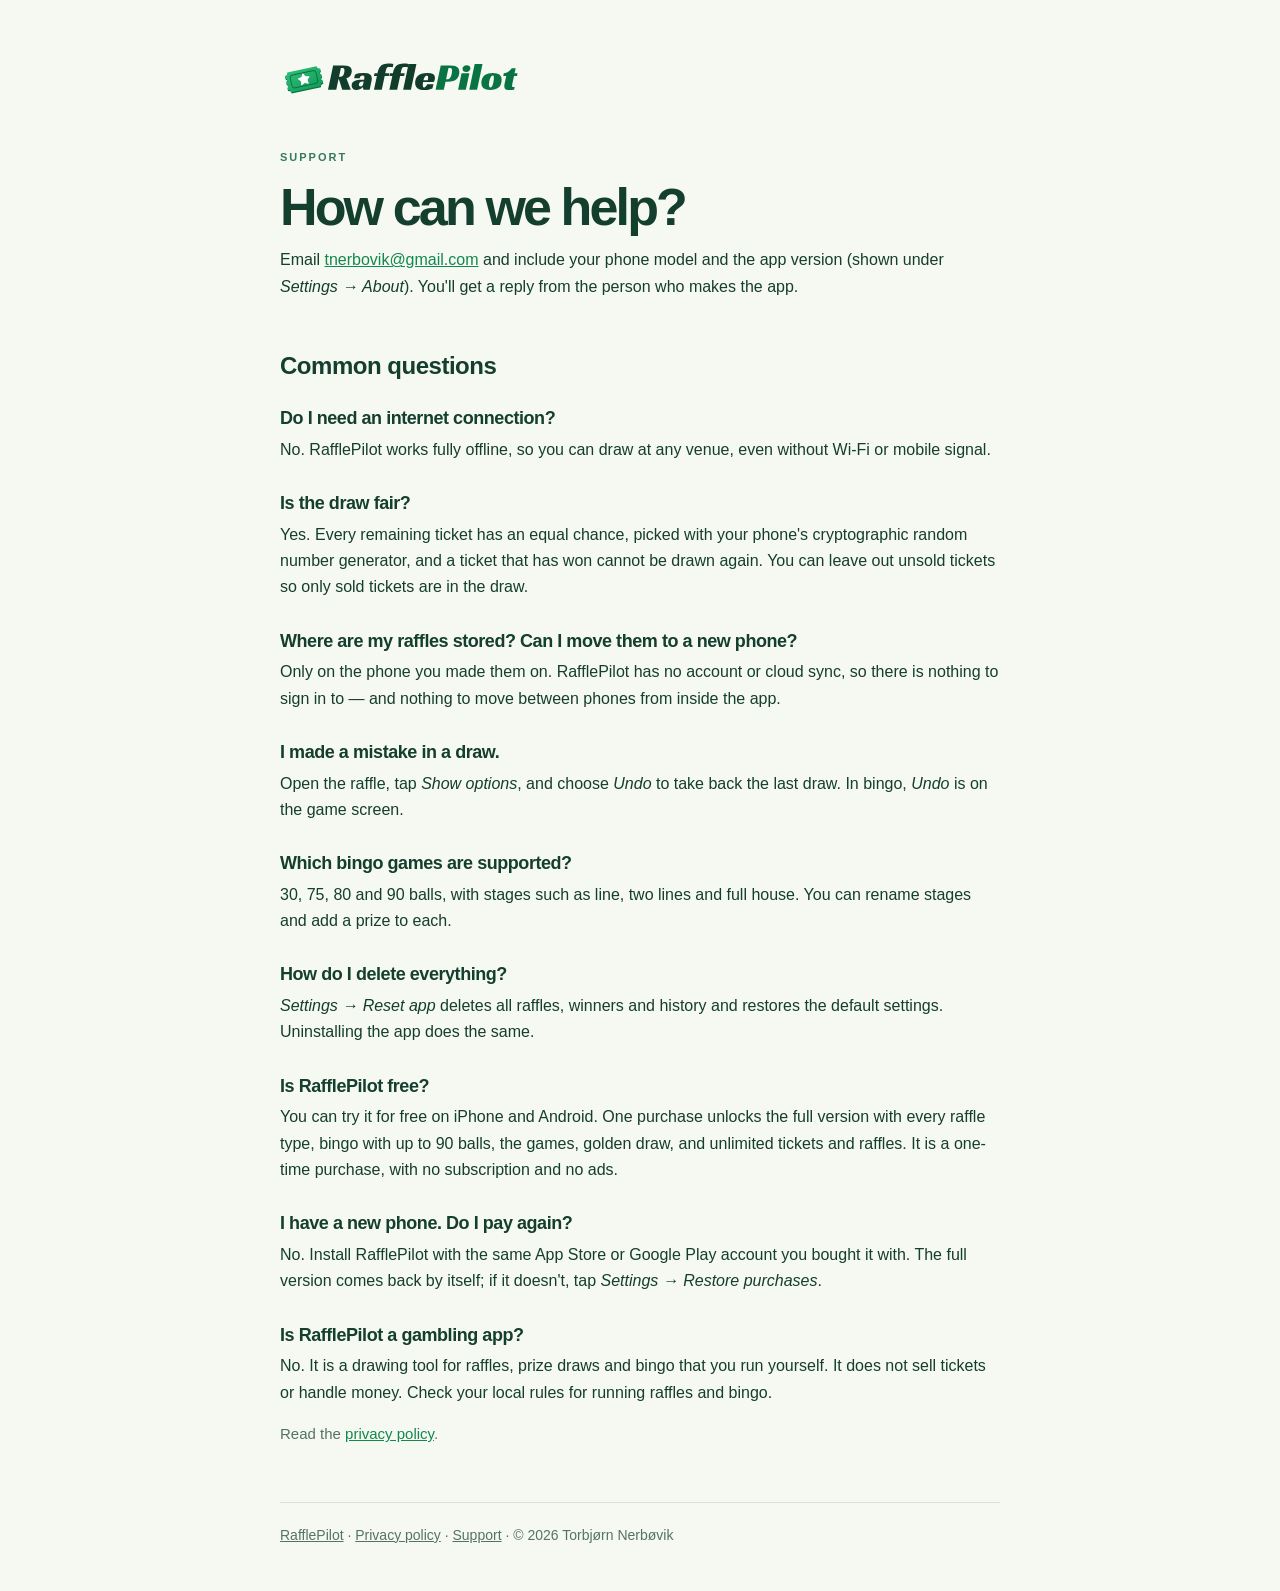
<file: support/index.html>
<!doctype html>
<html lang="en">
<head>
  <meta charset="utf-8"><meta name="viewport" content="width=device-width, initial-scale=1">
  <meta name="theme-color" content="#073d2b">
  <meta name="apple-itunes-app" content="app-id=6786706971">
  <link rel="icon" href="/favicon.ico" sizes="16x16 32x32 48x48">
  <link rel="icon" type="image/png" sizes="32x32" href="/assets/icons/favicon-32.png">
  <link rel="icon" type="image/png" sizes="16x16" href="/assets/icons/favicon-16.png">
  <link rel="icon" type="image/svg+xml" sizes="any" href="/assets/icons/favicon.svg">
  <link rel="apple-touch-icon" sizes="180x180" href="/assets/icons/apple-touch-icon.png">
  <link rel="manifest" href="/site.webmanifest"><link rel="stylesheet" href="/assets/site.css">
  <title>Support — RafflePilot</title>
  <meta name="description" content="Help with RafflePilot: contact, and answers to common questions about raffles, bingo, your data and purchases.">
  <link rel="canonical" href="https://rafflepilot.app/support/">
</head>
<body>
  <main class="legal wrap">
    <a class="brand" href="/" aria-label="RafflePilot home"><img src="/assets/rafflepilot-logo-light.svg" width="240" height="48" alt="RafflePilot"></a>
    <p class="eyebrow">Support</p>
    <h1>How can we help?</h1>
    <p>Email <a href="mailto:tnerbovik@gmail.com?subject=RafflePilot%20support">tnerbovik@gmail.com</a> and include your phone model and the app version (shown under <em>Settings → About</em>). You'll get a reply from the person who makes the app.</p>

    <h2>Common questions</h2>

    <h3>Do I need an internet connection?</h3>
    <p>No. RafflePilot works fully offline, so you can draw at any venue, even without Wi-Fi or mobile signal.</p>

    <h3>Is the draw fair?</h3>
    <p>Yes. Every remaining ticket has an equal chance, picked with your phone's cryptographic random number generator, and a ticket that has won cannot be drawn again. You can leave out unsold tickets so only sold tickets are in the draw.</p>

    <h3>Where are my raffles stored? Can I move them to a new phone?</h3>
    <p>Only on the phone you made them on. RafflePilot has no account or cloud sync, so there is nothing to sign in to — and nothing to move between phones from inside the app.</p>

    <h3>I made a mistake in a draw.</h3>
    <p>Open the raffle, tap <em>Show options</em>, and choose <em>Undo</em> to take back the last draw. In bingo, <em>Undo</em> is on the game screen.</p>

    <h3>Which bingo games are supported?</h3>
    <p>30, 75, 80 and 90 balls, with stages such as line, two lines and full house. You can rename stages and add a prize to each.</p>

    <h3>How do I delete everything?</h3>
    <p><em>Settings → Reset app</em> deletes all raffles, winners and history and restores the default settings. Uninstalling the app does the same.</p>

    <h3>Is RafflePilot free?</h3>
    <p>You can try it for free on iPhone and Android. One purchase unlocks the full version with every raffle type, bingo with up to 90 balls, the games, golden draw, and unlimited tickets and raffles. It is a one-time purchase, with no subscription and no ads.</p>

    <h3>I have a new phone. Do I pay again?</h3>
    <p>No. Install RafflePilot with the same App Store or Google Play account you bought it with. The full version comes back by itself; if it doesn't, tap <em>Settings → Restore purchases</em>.</p>

    <h3>Is RafflePilot a gambling app?</h3>
    <p>No. It is a drawing tool for raffles, prize draws and bingo that you run yourself. It does not sell tickets or handle money. Check your local rules for running raffles and bingo.</p>

    <p class="legal-more">Read the <a href="/privacy/">privacy policy</a>.</p>
  </main>
  <footer class="legal-footer wrap"><a href="/">RafflePilot</a> · <a href="/privacy/">Privacy policy</a> · <a href="/support/">Support</a> · © 2026 Torbjørn Nerbøvik</footer>
</body>
</html>
</file>
<file: assets/site.css>
:root {
  font-family: -apple-system, BlinkMacSystemFont, "Segoe UI", sans-serif;
  color: #143e2d; background: #f6f8f2; font-synthesis: none;
  --forest: #073d2b; --gold: #ffcf52; --muted: #557365; --paper: #f6f8f2;
}
* { box-sizing: border-box; }
html { scroll-behavior: smooth; scroll-padding-top: 32px; }
body { margin: 0; }
a { color: inherit; }
img { max-width: 100%; height: auto; display: block; }
h1, h2, h3, p { margin-top: 0; }
h1, h2 { font-weight: 760; letter-spacing: -.055em; line-height: 1.06; }
h2 { font-size: clamp(38px, 4.4vw, 60px); margin-bottom: 24px; }
h3 { font-size: 21px; letter-spacing: -.025em; line-height: 1.25; margin-bottom: 12px; }
p { line-height: 1.7; }
a:focus-visible { outline: 3px solid #d39300; outline-offset: 6px; border-radius: 4px; }
.header-shell a:focus-visible, .hero-shell a:focus-visible, .download-section a:focus-visible, .site-footer a:focus-visible { outline-color: var(--gold); }
.wrap { width: min(1180px, calc(100% - 80px)); margin-inline: auto; }
.skip-link { position: fixed; top: 12px; left: 12px; padding: 12px 18px; background: white; color: #143e2d; z-index: 20; transform: translateY(-180%); }
.skip-link:focus { transform: none; }
.header-shell { background: #052d21; color: #f5fbf7; }
.hero-shell { background: radial-gradient(ellipse at 80% 45%, #1a674b 0, #0a432f 40%, #052d21 85%); color: #f5fbf7; position: relative; overflow: hidden; }
.site-header { display: flex; justify-content: space-between; align-items: center; padding-block: 28px; gap: 24px; }
.brand { display: flex; align-items: center; min-height: 44px; width: 240px; flex-shrink: 0; }
.brand img { width: 100%; aspect-ratio: 5; }
.site-header nav { display: flex; align-items: center; gap: 30px; font-size: 14px; font-weight: 600; }
.site-header nav a { display: inline-flex; align-items: center; min-height: 44px; text-decoration: none; }
.site-header nav a:hover { color: var(--gold); }
.nav-download { border: 1px solid #91b8a67a; border-radius: 100px; padding: 12px 20px; }
.nav-download span { margin-left: 14px; }
.hero { display: grid; grid-template-columns: 1.05fr 1fr; gap: 24px; align-items: center; padding-block: 48px 76px; min-height: 720px; }
.eyebrow { font-size: 11px; text-transform: uppercase; font-weight: 750; letter-spacing: 2px; line-height: 1.5; margin-bottom: 24px; color: #367a59; }
.hero .eyebrow, .download-section .eyebrow, .golden-section .eyebrow { color: #ffe091; }
.status-dot { display: inline-block; width: 7px; height: 7px; background: var(--gold); border-radius: 50%; margin-right: 8px; vertical-align: 1px; }
.hero .hero-title { font-size: clamp(54px, 5.7vw, 82px); margin-bottom: 26px; white-space: nowrap; }
.hero .hero-title span { color: var(--gold); }
.hero-intro { max-width: 470px; font-size: 19px; color: #c7ddd1; margin-bottom: 32px; }
.hero-actions { display: flex; align-items: center; gap: 26px; }
.store-link { display: inline-block; flex-shrink: 0; transition: transform .18s; text-decoration: none; }
.store-link:hover { transform: translateY(-3px); }
.store-link img { width: auto; height: 60px; }
.store-badges { display: flex; flex-wrap: wrap; gap: 12px; align-items: center; }
.download-inner .store-badges { justify-content: center; }
.text-link { display: inline-flex; align-items: center; min-height: 44px; font-size: 14px; text-decoration: none; }
.text-link span { margin-left: 8px; color: var(--gold); }
.platform-note { font-size: 12px; color: #aac9b8; margin-top: 20px; margin-bottom: 0; }
.platform-note span { margin-inline: 7px; }
.hero-visual { position: relative; height: 610px; min-width: 0; }
.hero-orbit { position: absolute; border: 1px solid #ebd38326; border-radius: 50%; width: 560px; height: 560px; top: 25px; left: 0; }
.hero-orbit:after { content: ""; position: absolute; inset: 36px; border: 1px solid #ebd38313; border-radius: 50%; }
.phone { border: 6px solid #16392d; border-radius: 36px; box-shadow: 0 24px 50px #082a2024; background: #0a3728; aspect-ratio: 780/1695; object-fit: cover; }
.hero-winner { position: absolute; width: 266px; right: 14px; top: 0; transform: rotate(4deg); z-index: 2; box-shadow: 0 28px 70px #001a1a66; }
.hero-setup { position: absolute; width: 220px; left: 2px; top: 58px; transform: rotate(-7deg); border-color: #bfdbcc; box-shadow: 0 22px 60px #001a1a55; }
@keyframes hero-enter {
  from { opacity: 0; transform: translateY(8px); }
  to { opacity: 1; transform: translateY(0); }
}
@media (prefers-reduced-motion: no-preference) {
  .site-header { animation: hero-enter .45s cubic-bezier(.22, 1, .36, 1) backwards; }
  .hero-copy { animation: hero-enter .6s cubic-bezier(.22, 1, .36, 1) .08s backwards; }
  .hero-visual { animation: hero-enter .7s cubic-bezier(.22, 1, .36, 1) .16s backwards; }
}
.trust-strip { border-top: 1px solid #bddcc421; display: flex; justify-content: center; gap: 66px; padding-block: 27px 32px; color: #cbdfd3; font-size: 14px; }
.trust-strip i { font-style: normal; color: #73dfa8; margin-right: 10px; }
.light-shell { background: var(--paper); }
.modes-section { padding-block: 80px 62px; }
.modes-heading { text-align: center; margin-bottom: 30px; }
.modes-heading h2 { margin-bottom: 20px; }
.modes-heading > p:not(.section-number) { color: var(--muted); font-size: 16px; margin-bottom: 0; }
.modes-heading .section-number { justify-content: center; }
.modes-grid { display: grid; grid-template-columns: repeat(4, minmax(0, 1fr)); list-style: none; padding: 0; margin: 0; }
.mode-card { padding: 30px 24px; border-top: 1px solid #143e2d14; border-left: 1px solid #143e2d14; text-align: center; }
.mode-card:nth-child(-n+4) { border-top: 0; }
.mode-card:nth-child(4n+1) { border-left: 0; }
.mode-card img { width: 96px; height: 96px; margin: 0 auto 18px; }
.mode-card h3 { font-size: 18px; margin-bottom: 9px; }
.mode-card p { color: var(--muted); font-size: 14px; line-height: 1.55; margin: 0; }
.feature-row { display: grid; grid-template-columns: 1fr 1fr; gap: 100px; align-items: center; padding-block: 42px 76px; }
.feature-copy > p:not(.section-number) { font-size: 18px; color: var(--muted); max-width: 465px; }
.section-number { display: flex; align-items: center; gap: 14px; font-size: 12px; color: #367a59; font-weight: 700; margin-bottom: 24px; }
.section-number span { font-size: 11px; text-transform: uppercase; letter-spacing: 1.5px; border-left: 1px solid #bfd2c3; padding-left: 14px; }
.check-list { list-style: none; padding: 0; margin: 26px 0; color: #2f5945; font-size: 15px; line-height: 1.6; }
.check-list li { position: relative; padding-left: 27px; margin-bottom: 12px; }
.check-list li:before { content: "✓"; position: absolute; left: 0; color: #178c52; font-weight: 700; }
.screen-stage { position: relative; display: flex; align-items: center; justify-content: center; min-height: 650px; border-radius: 32px; overflow: hidden; padding: 68px 28px 34px; }
.screen-stage > .phone { width: 266px; max-width: 85%; }
.golden-section { background: radial-gradient(ellipse at 85% 50%, #246444, #073d2b 65%); color: white; border-radius: 32px; display: grid; grid-template-columns: 1fr 1fr; gap: 40px; align-items: center; margin-block: 22px 60px; overflow: hidden; padding: 48px 72px; }
.golden-copy p:not(.eyebrow) { color: #ccdfd1; max-width: 420px; font-size: 18px; }
.golden-visual { display: flex; flex-direction: column; align-items: center; gap: 4px; }
.golden-visual img { width: 100%; max-width: 420px; height: auto; filter: drop-shadow(0 18px 30px #001e1d55); }
.feature-reverse .feature-copy { grid-column: 2; grid-row: 1; }
.feature-reverse .screen-stage { grid-column: 1; grid-row: 1; }
.bingo-stage { background: linear-gradient(150deg, #dae9d8, #e7edca); }
.bingo-formats { display: flex; align-items: center; gap: 10px; margin-top: 30px; flex-wrap: wrap; }
.bingo-formats > span { width: 42px; height: 42px; display: grid; place-items: center; border-radius: 50%; background: #ffe18b; color: #624815; font-weight: 750; box-shadow: inset 0 -3px 0 #b68a1920; }
.bingo-formats small { font-size: 12px; color: #5b7864; margin-left: 4px; }
.history-row { padding-top: 30px; }
.history-stage { background: linear-gradient(125deg, #e4ebdb, #d3e6df); min-height: 660px; padding: 42px 20px; }
.games-stage { background: linear-gradient(140deg, #d7e8de, #e6ecd2); }
.history-stage .history-main { position: absolute; width: 255px; right: 30px; top: 38px; transform: rotate(4deg); z-index: 2; }
.history-stage .raffles-companion { position: absolute; width: 218px; left: 16px; top: 104px; transform: rotate(-6deg); border-color: #9ab7a3; z-index: 1; }
.how-section { text-align: center; border-top: 1px solid #d9e4d8; padding-block: 88px 84px; margin-top: 18px; }
.how-section h2 { font-size: clamp(36px, 4vw, 52px); }
.steps { display: grid; grid-template-columns: repeat(3, 1fr); gap: 52px; text-align: left; margin-top: 48px; }
.step-index { display: inline-grid; place-items: center; width: 42px; height: 42px; border: 1px solid #a8c7b1; border-radius: 50%; font-size: 16px; color: #297049; font-weight: 650; margin-bottom: 22px; }
.steps p, .extras-grid p { font-size: 15px; color: var(--muted); line-height: 1.7; margin-bottom: 0; }
.extras-section { display: grid; grid-template-columns: 1fr 1.8fr; gap: 70px; padding-block: 38px 86px; }
.extras-section h2 { font-size: clamp(36px, 3.5vw, 48px); }
.extras-grid { display: grid; grid-template-columns: 1fr 1fr; gap: 38px 46px; }
.feature-symbol { display: inline-grid; place-items: center; width: 40px; height: 40px; background: #e0eddd; border-radius: 12px; color: #247149; font-size: 24px; margin-bottom: 18px; }
.extras-grid h3 { font-size: 18px; }
.audience-section { padding-block: 64px 48px; border-bottom: 1px solid #d9e4d8; }
.audience-heading { text-align: center; margin-bottom: 30px; }
.audience-heading .eyebrow { margin-bottom: 16px; }
.audience-heading h2 { max-width: 580px; margin: 0 auto; font-size: clamp(34px, 3.5vw, 46px); text-wrap: balance; }
.audience-grid { display: grid; grid-template-columns: repeat(4, minmax(0, 1fr)); list-style: none; padding: 0; margin: 0; }
.audience-grid li { padding: 24px; border-top: 1px solid #143e2d14; border-left: 1px solid #143e2d14; }
.audience-grid li:nth-child(-n+4) { border-top: 0; }
.audience-grid li:nth-child(4n+1) { border-left: 0; }
.audience-grid h3 { font-size: 18px; margin-bottom: 10px; }
.audience-grid p { color: var(--muted); font-size: 14px; line-height: 1.55; margin: 0; }
.download-section { background: radial-gradient(ellipse at 50% 80%, #1c6846, #073d2b 70%); color: #f6fbf7; text-align: center; padding-block: 78px 82px; }
.app-icon { margin: 0 auto 28px; border-radius: 23px; box-shadow: 0 12px 42px #001f1a55; }
.download-inner h2 { font-size: clamp(44px, 5.3vw, 72px); margin-bottom: 22px; }
.download-inner > p:not(.eyebrow):not(.platform-note) { color: #c7ddcf; font-size: 17px; margin-bottom: 28px; }
.download-inner .eyebrow { margin-bottom: 18px; }
.site-footer { background: #052d21; color: #b2cbbc; padding-block: 40px 26px; font-size: 12px; }
.footer-top { display: flex; align-items: center; justify-content: space-between; gap: 24px; }
.site-footer .brand { width: 204px; }
.site-footer nav { display: flex; gap: 28px; flex-wrap: wrap; }
.site-footer nav a { display: inline-flex; align-items: center; min-height: 44px; text-decoration: none; }
.site-footer nav a:hover { text-decoration: underline; text-underline-offset: 5px; }
.footer-bottom { display: flex; justify-content: space-between; gap: 20px; border-top: 1px solid #cadcc31c; margin-top: 28px; padding-top: 24px; color: #91ae9d; }
.not-found { min-height: 100svh; display: grid; align-content: center; text-align: center; padding-block: 60px; }
.not-found .brand { margin: 0 auto 50px; }
.not-found h1 { font-size: clamp(40px, 6vw, 72px); }
.not-found p { color: var(--muted); }
.home-link { display: inline-block; border-radius: 100px; background: #0a5737; color: white; padding: 15px 24px; text-decoration: none; margin-top: 12px; }
@media (min-width: 1400px) { .hero .hero-title { font-size: 84px; } }
@media (max-width: 1100px) {
  .wrap { width: calc(100% - 64px); }
  .hero { min-height: 640px; padding-block: 42px 60px; }
  .hero .hero-title { font-size: clamp(48px, 5.8vw, 64px); }
  .hero-visual { height: 550px; }
  .hero-winner { width: 235px; right: 0; }
  .hero-setup { width: 195px; left: -8px; top: 60px; }
  .hero-orbit { width: 460px; height: 460px; left: -35px; }
  .hero-actions { gap: 18px; align-items: flex-start; flex-direction: column; }
  .hero-intro { font-size: 18px; }
  .feature-row { gap: 54px; }
  .screen-stage { min-height: 610px; }
  .screen-stage > .phone { width: 248px; }
  .history-stage .history-main { width: 232px; right: 16px; }
  .history-stage .raffles-companion { width: 185px; left: 8px; top: 120px; }
  .golden-section { padding-inline: 48px; }
  .trust-strip { gap: 38px; }
  .extras-section { gap: 42px; }
  .extras-grid { gap: 36px 28px; }
}
@media (max-width: 800px) {
  .wrap { width: calc(100% - 40px); }
  .site-header { flex-wrap: wrap; gap: 18px; padding-block: 24px; }
  .brand { width: 220px; }
  .site-header nav { gap: 20px; font-size: 13px; }
  .nav-download { padding: 9px 15px; }
  .hero { grid-template-columns: 1fr; text-align: center; gap: 40px; padding-block: 38px 36px; min-height: 0; }
  .hero .hero-title { font-size: clamp(48px, 8.5vw, 72px); white-space: normal; }
  .hero-intro { max-width: 490px; margin-inline: auto; }
  .hero-actions { flex-direction: row; align-items: center; justify-content: center; }
  .hero-actions .store-badges { justify-content: center; }
  .hero-visual { width: min(460px, 100%); height: 590px; margin-inline: auto; }
  .hero-winner { width: 253px; right: 14px; top: 0; }
  .hero-setup { width: 211px; left: 12px; top: 56px; }
  .hero-orbit { left: 0; width: 460px; height: 460px; max-width: 100%; }
  .trust-strip { gap: 18px 30px; flex-wrap: wrap; font-size: 13px; padding-block: 25px; }
  .modes-section { padding-block: 62px 38px; }
  .modes-grid { grid-template-columns: repeat(2, minmax(0, 1fr)); }
  .mode-card:nth-child(n) { border-top: 1px solid #143e2d14; border-left: 1px solid #143e2d14; }
  .mode-card:nth-child(-n+2) { border-top: 0; }
  .mode-card:nth-child(2n+1) { border-left: 0; }
  .feature-row { grid-template-columns: 1fr; gap: 32px; padding-block: 26px 48px; }
  .feature-copy { max-width: 580px; margin-inline: auto; width: 100%; }
  .feature-copy > p:not(.section-number) { max-width: 100%; }
  .screen-stage { width: min(500px, 100%); margin-inline: auto; min-height: 640px; }
  .feature-reverse .feature-copy, .feature-reverse .screen-stage { grid-column: auto; grid-row: auto; }
  .golden-section { grid-template-columns: 1fr; gap: 24px; padding: 42px; margin-block: 24px 38px; }
  .golden-copy p:not(.eyebrow) { max-width: 100%; }
  .golden-visual img { max-width: 340px; }
  .history-stage .history-main { width: 255px; right: 48px; }
  .history-stage .raffles-companion { width: 214px; left: 30px; top: 110px; }
  .how-section { padding-block: 62px; }
  .steps { gap: 28px; margin-top: 38px; }
  .steps h3 { font-size: 19px; }
  .extras-section { grid-template-columns: 1fr; gap: 24px; padding-block: 22px 64px; }
  .audience-section { padding-block: 48px 32px; }
  .audience-grid { grid-template-columns: repeat(2, minmax(0, 1fr)); }
  .audience-grid li:nth-child(n) { border-top: 1px solid #143e2d14; border-left: 1px solid #143e2d14; }
  .audience-grid li:nth-child(-n+2) { border-top: 0; }
  .audience-grid li:nth-child(2n+1) { border-left: 0; }
  .footer-top { flex-wrap: wrap; gap: 28px; }
  .download-section { padding-block: 64px; }
  .section-number { margin-bottom: 20px; }
}
@media (max-width: 520px) {
  .site-header { gap: 12px; padding-block: 16px; }
  .site-header .brand { width: 210px; }
  .site-header nav { width: 100%; justify-content: space-between; gap: 10px; font-size: 13px; }
  .nav-download { padding: 9px 10px; }
  .nav-download span { margin-left: 8px; }
  .hero { padding-top: 26px; gap: 26px; }
  .hero .eyebrow { font-size: 10px; letter-spacing: 1.2px; }
  .hero .hero-title { font-size: clamp(42px, 11.3vw, 59px); margin-bottom: 22px; }
  .hero-intro { font-size: 16px; margin-bottom: 26px; }
  .hero-actions { flex-direction: column; gap: 12px; }
  .platform-note { font-size: 11px; }
  .platform-note span { margin-inline: 4px; }
  .hero-visual { height: 468px; }
  .hero-winner { width: 205px; right: 8px; top: 0; border-radius: 29px; border-width: 5px; }
  .hero-setup { width: 166px; left: 2px; top: 44px; border-radius: 25px; border-width: 5px; }
  .hero-orbit { width: 320px; height: 320px; top: 50px; }
  .trust-strip { gap: 14px 24px; padding-block: 20px; font-size: 12px; }
  .trust-strip span { width: calc(50% - 12px); text-align: center; }
  .trust-strip i { margin-right: 6px; }
  .modes-section { padding-block: 44px 28px; }
  .modes-heading { margin-bottom: 24px; }
  .modes-heading > p:not(.section-number) { font-size: 15px; }
  .mode-card { padding: 20px 12px; }
  .mode-card img { width: 72px; height: 72px; margin-bottom: 12px; }
  .mode-card h3 { font-size: 16px; }
  .mode-card p { font-size: 14px; }
  .feature-row { gap: 24px; padding-block: 28px 40px; }
  h2 { font-size: 40px; }
  .feature-copy > p:not(.section-number) { font-size: 16px; }
  .section-number span { font-size: 9px; letter-spacing: 1px; }
  .check-list { font-size: 14px; margin-block: 22px; }
  .screen-stage { padding: 24px 20px; min-height: 0; border-radius: 24px; }
  .screen-stage > .phone { width: 234px; border-radius: 32px; border-width: 5px; }
  .golden-section { padding: 28px 25px; gap: 20px; border-radius: 24px; margin-block: 14px 18px; }
  .golden-copy h2 { font-size: 39px; }
  .golden-copy p:not(.eyebrow) { font-size: 16px; }
  .golden-visual img { width: 260px; border-radius: 18px; }
  .history-stage .history-main { position: static; transform: none; width: 240px; }
  .history-stage .raffles-companion { display: none; }
  .steps { grid-template-columns: 1fr; gap: 24px; text-align: left; margin-top: 28px; }
  .steps article { display: grid; grid-template-columns: 42px minmax(0, 1fr); gap: 8px 16px; align-content: start; }
  .step-index { grid-column: 1; grid-row: 1 / 3; margin-bottom: 0; }
  .steps h3 { grid-column: 2; font-size: 19px; margin-bottom: 0; }
  .steps p { grid-column: 2; }
  .how-section { padding-block: 40px; }
  .how-section h2 { font-size: 36px; }
  .extras-grid { gap: 24px 20px; }
  .extras-section { padding-bottom: 44px; }
  .feature-symbol { margin-bottom: 12px; }
  .extras-grid h3 { font-size: 17px; }
  .extras-grid p { font-size: 14px; }
  .extras-section h2 { font-size: 36px; }
  .audience-section { padding-block: 36px 24px; }
  .audience-heading { margin-bottom: 20px; }
  .audience-grid li { padding: 18px 12px; }
  .audience-grid li:nth-child(2n+1) { padding-left: 0; }
  .audience-grid li:nth-child(2n) { padding-right: 0; }
  .audience-grid h3 { font-size: 16px; margin-bottom: 8px; }
  .audience-grid p { font-size: 14px; }
  .download-inner h2 { font-size: 46px; }
  .download-inner > p:not(.eyebrow):not(.platform-note) { font-size: 16px; }
  .footer-top { flex-direction: column; align-items: flex-start; }
  .footer-bottom { flex-direction: column; gap: 10px; }
  .site-footer nav { gap: 20px; }
  .site-footer { padding-block: 34px 24px; }
}
@media (prefers-reduced-motion: reduce) {
  html { scroll-behavior: auto; }
  .store-link { transition: none; }
  .store-link:hover { transform: none; }
}

/* Legal and support pages: a quiet single column on the light page. */
.legal { max-width: 720px; padding-block: 56px 40px; }
.legal .brand { display: inline-block; margin-bottom: 40px; }
.legal .eyebrow { margin-bottom: 14px; }
.legal h1 { font-size: clamp(34px, 5vw, 52px); margin-bottom: 12px; }
.legal h2 { font-size: 24px; letter-spacing: -.02em; margin: 2.2em 0 .6em; }
.legal h3 { font-size: 18px; margin: 1.6em 0 .4em; }
.legal p { line-height: 1.65; }
.legal a { color: #12884f; }
.legal .updated, .legal-more { color: var(--muted); font-size: 15px; }
.legal-footer { max-width: 720px; padding-block: 24px 48px; color: var(--muted); font-size: 14px; border-top: 1px solid rgba(7, 61, 43, .12); }
.legal-footer a { color: inherit; }

/* SEO heading: the small line is the h1, the slogan keeps the big look */
.hero-title { font-weight: 760; letter-spacing: -.055em; line-height: 1.06; }
.audience-heading > p:not(.eyebrow) { color: var(--muted); font-size: 16px; line-height: 1.6; max-width: 520px; margin: 14px auto 0; }
.plans-section { border-top: 1px solid #d9e4d8; padding-block: 80px 88px; }
.plans-section .section-heading { text-align: center; max-width: 620px; margin: 0 auto 40px; }
.plans-section h2 { font-size: clamp(36px, 4vw, 52px); margin-bottom: 16px; }
.plans-section .section-heading > p:not(.eyebrow) { color: var(--muted); font-size: 16px; line-height: 1.6; margin-bottom: 0; }
.plans-grid { display: grid; grid-template-columns: 1fr 1fr; gap: 24px; max-width: 900px; margin-inline: auto; }
.plan-card { background: #fff; border: 1px solid #d9e4d8; border-radius: 22px; padding: 30px 32px 8px; }
.plan-card h3 { font-size: 22px; margin-bottom: 4px; }
.plan-card h3 span { display: block; font-size: 13px; font-weight: 600; color: var(--muted); letter-spacing: 0; margin-top: 4px; }
.plan-full { background: var(--forest); border-color: var(--forest); color: #fff; }
.plan-full h3 span { color: #ffe091; }
.plan-full .check-list { color: #d7e8dc; }
.plan-full .check-list li:before { color: var(--gold); }
.plans-note { text-align: center; color: var(--muted); font-size: 14px; margin: 28px 0 0; }
@media (max-width: 800px) { .plans-grid { grid-template-columns: 1fr; } .plans-section { padding-block: 56px 64px; } }
@media (max-width: 520px) { .plan-card { padding: 24px 22px 4px; } .plans-section h2 { font-size: 36px; } }

/* Landing pages: a longer h1 that wraps, and a closing line of links */
.hero .hero-title.page-title { white-space: normal; font-size: clamp(44px, 4.4vw, 64px); max-width: 640px; }
@media (max-width: 800px) { .hero .hero-title.page-title { font-size: clamp(40px, 7.5vw, 56px); margin-inline: auto; } }
@media (max-width: 520px) { .hero .hero-title.page-title { font-size: clamp(34px, 9.5vw, 44px); } }
.more-section { text-align: center; color: var(--muted); font-size: 16px; line-height: 1.7; padding-block: 0 72px; max-width: 720px; }
.more-section p { margin: 0; }
.more-section a { color: #127a47; }
.inline-link { color: #127a47; white-space: nowrap; }
.golden-chip { background: linear-gradient(135deg, #ffe28a, #fec84b); color: #3b2a06; font-size: 13px; font-weight: 800; letter-spacing: 1.5px; text-transform: uppercase; padding: 8px 18px; border-radius: 999px; box-shadow: 0 6px 18px #001e1d40; }

/* Hero: slow, subtle movement (only when the visitor hasn't asked for reduced motion) */
.hero-orbit:before { content: ""; position: absolute; width: 9px; height: 9px; border-radius: 50%; background: var(--gold); box-shadow: 0 0 14px #ffcf52aa; top: -5px; left: calc(50% - 4.5px); }
.spark { position: absolute; z-index: 3; width: 16px; height: 16px; background: #ffe7a0; clip-path: polygon(50% 0, 61% 39%, 100% 50%, 61% 61%, 50% 100%, 39% 61%, 0 50%, 39% 39%); opacity: .8; pointer-events: none; }
.spark.s1 { top: 3%; left: 14%; }
.spark.s2 { bottom: 8%; right: 34%; width: 11px; height: 11px; }
.spark.s3 { top: 2%; left: 38%; width: 12px; height: 12px; }
.spark.s4 { bottom: 16%; left: 4%; width: 10px; height: 10px; background: #fff; }
@media (prefers-reduced-motion: no-preference) {
  .hero-orbit { animation: orbit-turn 48s linear infinite; }
  .hero-winner { animation: phone-float-a 7s ease-in-out infinite; }
  .hero-setup { animation: phone-float-b 8.5s ease-in-out -2s infinite; }
  .hero .status-dot { animation: dot-breathe 2.8s ease-in-out infinite; }
  .spark { animation: spark-twinkle 3.2s ease-in-out infinite; }
  .spark.s2 { animation-delay: -1.1s; animation-duration: 3.8s; }
  .spark.s3 { animation-delay: -2.2s; animation-duration: 4.4s; }
  .spark.s4 { animation-delay: -0.6s; animation-duration: 3.5s; }
}
@keyframes orbit-turn { to { transform: rotate(360deg); } }
@keyframes phone-float-a { 0%, 100% { transform: translateY(0) rotate(4deg); } 50% { transform: translateY(-9px) rotate(3.2deg); } }
@keyframes phone-float-b { 0%, 100% { transform: translateY(0) rotate(-7deg); } 50% { transform: translateY(7px) rotate(-6.2deg); } }
@keyframes dot-breathe { 0%, 100% { box-shadow: 0 0 0 0 #ffcf5266; } 50% { box-shadow: 0 0 0 5px #ffcf5200; } }
@keyframes spark-twinkle { 0%, 100% { opacity: .15; transform: scale(.6) rotate(0deg); } 50% { opacity: .9; transform: scale(1) rotate(45deg); } }
</file>
